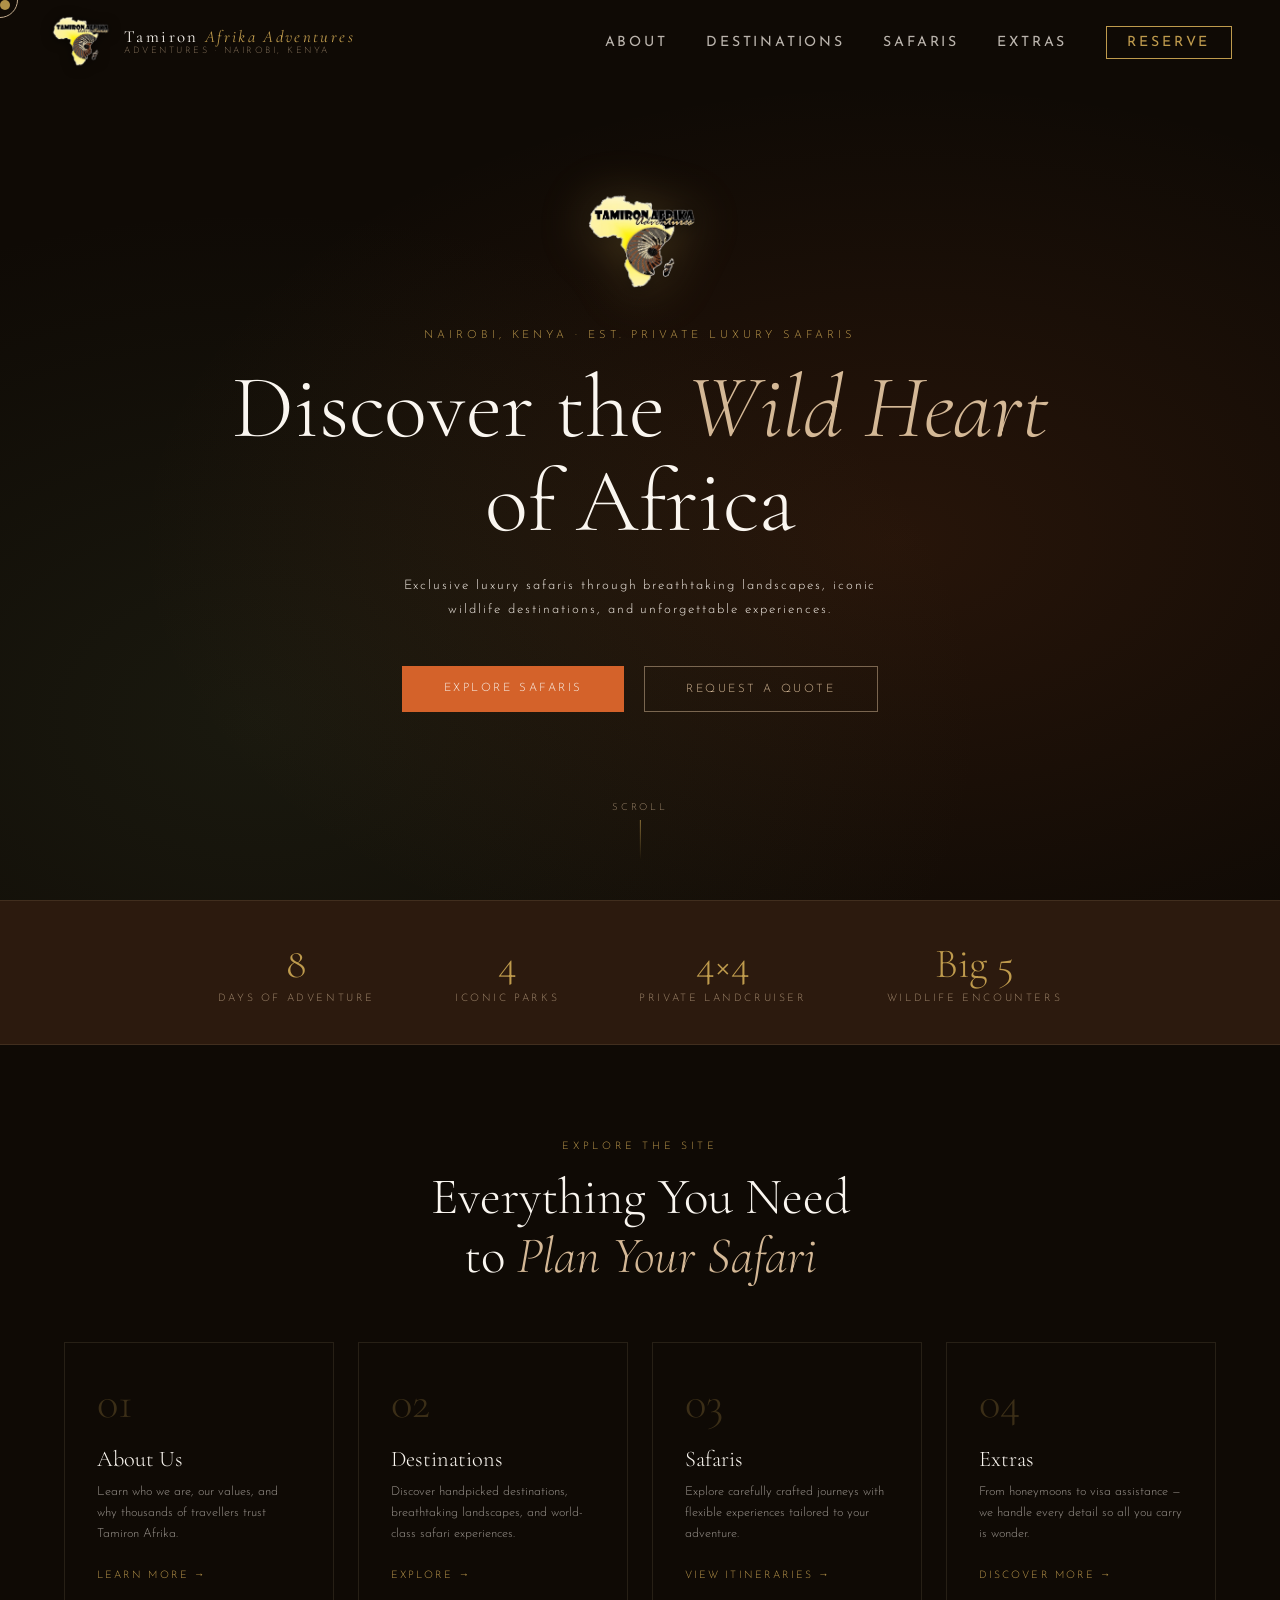
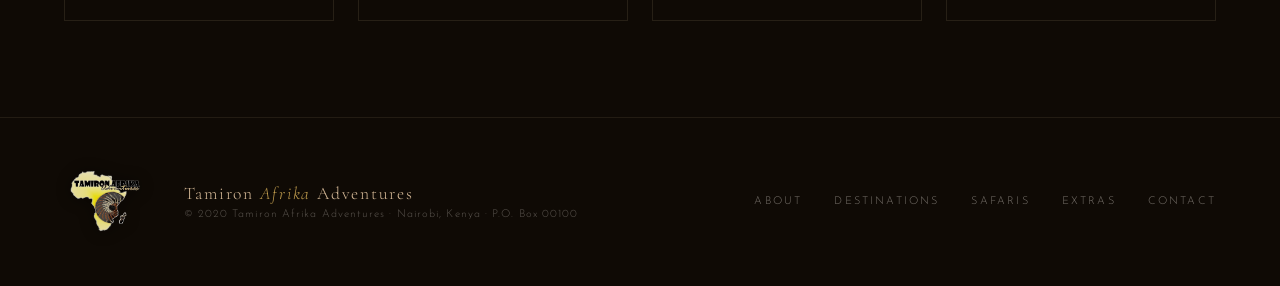
<file: index.html>
<!DOCTYPE html>
<html lang="en">
<head>
  <meta charset="UTF-8">
  <meta name="viewport" content="width=device-width, initial-scale=1.0">
  <title>Tamiron Afrika Adventures — Beyond The Safari</title>
  <style>
@import url('https://fonts.googleapis.com/css2?family=Cormorant+Garamond:ital,wght@0,300;0,400;0,600;1,300;1,400&family=Josefin+Sans:wght@200;300;400;600&display=swap');

:root {
  --sand:     #D4B896;
  --earth:    #8B5E3C;
  --savannah: #C8A96E;
  --dusk:     #2C1A0E;
  --night:    #0F0A05;
  --fog:      #F5EEE6;
  --moss:     #4A5C3A;
  --flame:    #D4622A;
  --ivory:    #FAF6F0;
  --gold:     #BF9B4D;
}

*, *::before, *::after { margin:0; padding:0; box-sizing:border-box; }
html { scroll-behavior:smooth; font-size:16px; }
body {
  background: var(--night);
  color: var(--fog);
  font-family: 'Josefin Sans', sans-serif;
  font-weight: 300;
  overflow-x: hidden;
  cursor: none;
}
img { display:block; max-width:100%; }
a   { color:inherit; text-decoration:none; }

/* ── CURSOR ── */
.cursor {
  position:fixed; width:10px; height:10px;
  background:var(--gold); border-radius:50%;
  pointer-events:none; z-index:9999;
  transition:transform 0.1s ease;
  mix-blend-mode:difference;
}
.cursor-ring {
  position:fixed; width:36px; height:36px;
  border:1px solid var(--sand); border-radius:50%;
  pointer-events:none; z-index:9998;
  transition:all 0.18s ease;
  mix-blend-mode:difference;
}

/* ── NAVIGATION ── */
nav {
  position:fixed; top:0; left:0; right:0; z-index:100;
  padding:0.8rem 3rem;
  display:flex; justify-content:space-between; align-items:center;
  transition:background 0.4s ease, padding 0.3s ease;
}
nav.scrolled {
  background:rgba(20,12,4,0.96);
  backdrop-filter:blur(14px);
  padding:0.5rem 3rem;
  border-bottom:1px solid rgba(212,184,150,0.15);
}

/* ── NAV LOGO with image ── */
.nav-logo {
  display:flex; align-items:center; gap:0.75rem;
  text-decoration:none;
  transition:opacity 0.2s;
}
.nav-logo:hover { opacity:0.85; }

.nav-logo-img {
  height:58px;
  width:auto;
  object-fit:contain;
  /* logo has transparent bg — add subtle drop shadow so it reads on any bg */
  filter: drop-shadow(0 1px 6px rgba(0,0,0,0.55));
  transition: height 0.3s ease;
}
nav.scrolled .nav-logo-img { height:46px; }

.nav-logo-text {
  display:flex; flex-direction:column; line-height:1.1;
}
.nav-logo-name {
  font-family:'Cormorant Garamond', serif;
  font-size:1.05rem; letter-spacing:0.14em;
  color:var(--ivory); font-weight:400;
}
.nav-logo-name span { color:var(--gold); font-style:italic; }
.nav-logo-tagline {
  font-size:0.56rem; letter-spacing:0.28em;
  text-transform:uppercase; color:var(--sand);
  opacity:0.6;
}

.nav-links { display:flex; gap:2.4rem; list-style:none; }
.nav-links a {
  color:var(--fog); font-size:0.88rem;
  letter-spacing:0.2em; text-transform:uppercase;
  opacity:0.75; font-weight:400;
  transition:opacity 0.2s, color 0.2s;
}
.nav-links a:hover { opacity:1; color:var(--gold); }
.nav-links a.active { opacity:1; color:var(--gold); }
.nav-cta {
  background:transparent; border:1px solid var(--gold);
  color:var(--gold) !important; padding:0.5rem 1.3rem !important;
  opacity:1 !important;
  transition:background 0.25s, color 0.25s !important;
}
.nav-cta:hover { background:var(--gold) !important; color:var(--night) !important; }

.hamburger { display:none; flex-direction:column; gap:5px; cursor:pointer; }
.hamburger span { width:24px; height:1px; background:var(--fog); transition:all 0.3s; }

/* ── MOBILE NAV ── */
.mobile-nav {
  display:none; position:fixed; inset:0; z-index:90;
  background:rgba(15,10,5,0.98);
  flex-direction:column; align-items:center; justify-content:center; gap:2.5rem;
}
.mobile-nav.open { display:flex; }

/* mobile logo inside overlay */
.mobile-nav-logo {
  margin-bottom:1rem;
}
.mobile-nav-logo img {
  height:90px; width:auto; object-fit:contain;
  filter:drop-shadow(0 2px 12px rgba(191,155,77,0.3));
}

.mobile-nav a {
  font-family:'Cormorant Garamond', serif;
  font-size:2rem; font-weight:300; color:var(--fog);
  letter-spacing:0.08em; transition:color 0.2s;
}
.mobile-nav a:hover { color:var(--gold); }

/* ── SHARED ── */
section { padding:7rem 4rem; }
.section-label {
  font-size:0.65rem; letter-spacing:0.35em;
  text-transform:uppercase; color:var(--gold); margin-bottom:1rem;
}
.section-title {
  font-family:'Cormorant Garamond', serif;
  font-size:clamp(2.2rem,4vw,3.4rem); font-weight:300;
  line-height:1.15; color:var(--ivory); margin-bottom:1.5rem;
}
.section-title em { font-style:italic; color:var(--sand); }
.section-body {
  font-size:0.88rem; line-height:1.9;
  color:var(--fog); opacity:0.8; max-width:540px;
}

/* ── BUTTONS ── */
.btn-primary {
  background:var(--flame); color:var(--ivory);
  padding:1rem 2.6rem; font-family:'Josefin Sans', sans-serif;
  font-size:0.72rem; letter-spacing:0.22em; text-transform:uppercase;
  border:none; cursor:pointer; display:inline-block;
  transition:background 0.25s, transform 0.2s;
}
.btn-primary:hover { background:var(--earth); transform:translateY(-2px); }
.btn-ghost {
  background:transparent; color:var(--sand);
  border:1px solid rgba(212,184,150,0.5);
  padding:1rem 2.6rem; font-family:'Josefin Sans', sans-serif;
  font-size:0.72rem; letter-spacing:0.22em; text-transform:uppercase;
  cursor:pointer; display:inline-block;
  transition:border-color 0.25s, color 0.25s, transform 0.2s;
}
.btn-ghost:hover { border-color:var(--sand); color:var(--ivory); transform:translateY(-2px); }

/* ── SCROLL REVEAL ── */
.reveal {
  opacity:0; transform:translateY(30px);
  transition:opacity 0.7s ease, transform 0.7s ease;
}
.reveal.visible { opacity:1; transform:none; }

/* ── KEYFRAMES ── */
@keyframes fadeUp   { to { opacity:1; transform:translateY(0); } }
@keyframes fadeIn   { to { opacity:0.7; } }
@keyframes scrollPulse {
  0%,100% { opacity:1; transform:scaleY(1); }
  50%     { opacity:0.4; transform:scaleY(0.7); }
}

/* ── STATS STRIP ── */
.stats-strip {
  background:var(--dusk);
  border-top:1px solid rgba(212,184,150,0.12);
  border-bottom:1px solid rgba(212,184,150,0.12);
  padding:2.4rem 4rem;
  display:flex; justify-content:center; gap:5rem; flex-wrap:wrap;
}
.stat { text-align:center; }
.stat-num {
  font-family:'Cormorant Garamond', serif;
  font-size:2.6rem; font-weight:300; color:var(--gold); display:block;
}
.stat-label {
  font-size:0.65rem; letter-spacing:0.25em;
  text-transform:uppercase; color:var(--sand); opacity:0.7;
}

/* ── HERO ── */
#hero {
  position:relative; height:100vh; min-height:680px;
  display:flex; align-items:center; justify-content:center; overflow:hidden;
}
.hero-bg {
  position:absolute; inset:0;
  background:
    radial-gradient(ellipse at 70% 60%, rgba(212,98,42,0.12) 0%, transparent 60%),
    radial-gradient(ellipse at 20% 80%, rgba(74,92,58,0.18) 0%, transparent 50%),
    linear-gradient(180deg, rgba(15,10,5,0.3) 0%, rgba(15,10,5,0.5) 50%, rgba(15,10,5,0.9) 100%),
    url('https://www.awf.org/sites/default/files/2025-08/Ariel%20Gakunga_KE_Amboseli%20Recce_March_2025--2%20%281%29-2.jpg');
  background-size:cover; background-position:center bottom;
  transform:scale(1.05); transition:transform 8s ease-out;
}
#hero.loaded .hero-bg { transform:scale(1); }

.hero-content {
  position:relative; z-index:2;
  text-align:center; padding:0 2rem; max-width:900px;
}

/* ── Hero logo badge ── */
.hero-logo-badge {
  display:inline-block;
  margin-bottom:1.8rem;
  opacity:0;
  transform:translateY(20px) scale(0.88);
  animation:fadeUp 1s 0.1s forwards;
}
.hero-logo-badge img {
  height:110px; width:auto; object-fit:contain;
  filter:drop-shadow(0 4px 24px rgba(191,155,77,0.35))
         drop-shadow(0 1px 8px rgba(0,0,0,0.7));
}

.hero-eyebrow {
  font-size:0.7rem; letter-spacing:0.35em; text-transform:uppercase;
  color:var(--gold); margin-bottom:1.2rem;
  opacity:0; transform:translateY(20px);
  animation:fadeUp 0.9s 0.35s forwards;
}
.hero-title {
  font-family:'Cormorant Garamond', serif;
  font-size:clamp(3.2rem,7vw,6.5rem); font-weight:300;
  line-height:1.05; color:var(--ivory); margin-bottom:1.6rem;
  opacity:0; transform:translateY(30px);
  animation:fadeUp 1s 0.6s forwards;
}
.hero-title em { font-style:italic; color:var(--sand); }
.hero-sub {
  font-size:0.82rem; letter-spacing:0.15em; color:var(--fog);
  max-width:520px; margin:0 auto 2.8rem; line-height:1.8;
  opacity:0; transform:translateY(20px);
  animation:fadeUp 0.9s 0.85s forwards;
}
.hero-actions {
  display:flex; gap:1.2rem; justify-content:center; flex-wrap:wrap;
  opacity:0; transform:translateY(20px);
  animation:fadeUp 0.9s 1.1s forwards;
}
.hero-scroll {
  position:absolute; bottom:2.5rem; left:50%; transform:translateX(-50%);
  display:flex; flex-direction:column; align-items:center; gap:0.5rem;
  opacity:0; animation:fadeIn 1s 1.7s forwards;
}
.hero-scroll span {
  font-size:0.6rem; letter-spacing:0.3em; text-transform:uppercase; color:var(--sand);
}
.scroll-line {
  width:1px; height:40px;
  background:linear-gradient(var(--gold), transparent);
  animation:scrollPulse 2s infinite;
}

/* ── QUICK LINKS ── */
.quick-links { background:var(--night); padding:6rem 4rem; }
.quick-links-header { text-align:center; margin-bottom:3.5rem; }
.quick-grid {
  display:grid; grid-template-columns:repeat(4,1fr);
  gap:1.5rem; max-width:1300px; margin:0 auto;
}
.quick-card {
  border:1px solid rgba(212,184,150,0.12);
  padding:2.4rem 2rem; display:block;
  transition:border-color 0.3s, transform 0.3s;
  position:relative; overflow:hidden;
}
.quick-card::before {
  content:''; position:absolute; inset:0;
  background:rgba(191,155,77,0.04); opacity:0; transition:opacity 0.3s;
}
.quick-card:hover { border-color:rgba(212,184,150,0.4); transform:translateY(-4px); }
.quick-card:hover::before { opacity:1; }
.quick-card-num {
  font-family:'Cormorant Garamond', serif;
  font-size:2.8rem; color:var(--gold); opacity:0.25; line-height:1; margin-bottom:1.2rem;
}
.quick-card-title {
  font-family:'Cormorant Garamond', serif;
  font-size:1.4rem; font-weight:300; color:var(--ivory); margin-bottom:0.6rem;
}
.quick-card-desc { font-size:0.78rem; color:var(--fog); opacity:0.6; line-height:1.7; }
.quick-card-arrow {
  margin-top:1.5rem; font-size:0.65rem; letter-spacing:0.2em;
  text-transform:uppercase; color:var(--gold);
}

/* ── FOOTER ── */
footer {
  background:var(--night);
  border-top:1px solid rgba(212,184,150,0.1);
  padding:3rem 4rem;
  display:grid; grid-template-columns:auto 1fr auto;
  align-items:center; gap:2.5rem;
}

/* footer logo image */
.footer-logo-img {
  height:72px; width:auto; object-fit:contain;
  filter:drop-shadow(0 1px 8px rgba(0,0,0,0.5));
  opacity:0.9;
  transition:opacity 0.25s;
}
.footer-logo-img:hover { opacity:1; }

.footer-text .footer-logo-name {
  font-family:'Cormorant Garamond', serif;
  font-size:1.1rem; color:var(--sand); letter-spacing:0.1em; margin-bottom:0.35rem;
}
.footer-text .footer-logo-name em { color:var(--gold); font-style:italic; }
.footer-copy { font-size:0.68rem; color:var(--fog); opacity:0.32; letter-spacing:0.1em; }

.footer-links { display:flex; gap:2rem; justify-content:flex-end; }
.footer-links a {
  font-size:0.68rem; letter-spacing:0.2em; text-transform:uppercase;
  color:var(--fog); opacity:0.45; transition:opacity 0.2s;
}
.footer-links a:hover { opacity:0.9; }

/* ── RESPONSIVE ── */
@media (max-width:1050px) {
  .quick-grid { grid-template-columns:1fr 1fr; }
}
@media (max-width:768px) {
  nav, nav.scrolled { padding:0.8rem 1.5rem; }
  .nav-links { display:none; }
  .hamburger { display:flex; }
  .nav-logo-tagline { display:none; }
  nav.scrolled .nav-logo-img { height:40px; }
  .nav-logo-img { height:48px; }
  section { padding:5rem 2rem; }
  .stats-strip { padding:2rem; gap:2.5rem; }
  .quick-links { padding:5rem 1.5rem; }
  .quick-grid { grid-template-columns:1fr; }
  footer {
    grid-template-columns:1fr;
    gap:1.5rem;
    text-align:center;
  }
  .footer-logo-img { height:60px; margin:0 auto; }
  .footer-links { justify-content:center; flex-wrap:wrap; gap:1.2rem; }
  .hero-logo-badge img { height:80px; }
}
@media (max-width:480px) {
  .hero-actions { flex-direction:column; align-items:center; }
}
  </style>
</head>
<body>

  <div class="cursor" id="cursor"></div>
  <div class="cursor-ring" id="cursorRing"></div>

  <!-- ── NAV ── -->
  <nav id="navbar">
    <a href="index.html" class="nav-logo">
      <img
        src="logo1.png"
        alt="Tamiron Afrika Adventures Logo"
        class="nav-logo-img">
      <div class="nav-logo-text">
        <span class="nav-logo-name">Tamiron <span>Afrika Adventures</span></span>
        <span class="nav-logo-tagline">Adventures · Nairobi, Kenya</span>
      </div>
    </a>
    <ul class="nav-links">
      <li><a href="pages/about.html">About</a></li>
      <li><a href="pages/destinations.html">Destinations</a></li>
      <li><a href="pages/safaris.html">Safaris</a></li>
      <li><a href="pages/Extras.html">Extras</a></li>
      <li><a href="pages/book.html" class="nav-cta">Reserve</a></li>
    </ul>
    <div class="hamburger" id="hamburger"><span></span><span></span><span></span></div>
  </nav>

  <!-- ── MOBILE NAV ── -->
  <div class="mobile-nav" id="mobileNav">
    <div class="mobile-nav-logo">
      <img src="logo1.png" alt="Tamiron Afrika Adventures">
    </div>
    <a href="pages/about.html"        onclick="closeMobileNav()">About</a>
    <a href="pages/destinations.html" onclick="closeMobileNav()">Destinations</a>
    <a href="pages/safaris.html"      onclick="closeMobileNav()">Safaris</a>
    <a href="pages/Extras.html"       onclick="closeMobileNav()">Extras</a>
    <a href="pages/book.html"         onclick="closeMobileNav()">Reserve</a>
  </div>

  <!-- ── HERO ── -->
  <section id="hero">
    <div class="hero-bg"></div>
    <div class="hero-content">

      <!-- Logo badge centred in hero -->
      <div class="hero-logo-badge">
        <img src="logo1.png" alt="Tamiron Afrika Adventures">
      </div>

      <p class="hero-eyebrow">Nairobi, Kenya · Est. Private Luxury Safaris</p>
      <h1 class="hero-title">Discover the <em>Wild Heart</em><br>of Africa</h1>
      <p class="hero-sub">Exclusive luxury safaris through breathtaking landscapes, iconic wildlife destinations, and unforgettable experiences.</p>
      <div class="hero-actions">
        <a href="pages/safaris.html" class="btn-primary">Explore Safaris</a>
        <a href="pages/book.html"    class="btn-ghost">Request a Quote</a>
      </div>
    </div>
    <div class="hero-scroll">
      <span>Scroll</span>
      <div class="scroll-line"></div>
    </div>
  </section>

  <!-- ── STATS STRIP ── -->
  <div class="stats-strip">
    <div class="stat reveal"><span class="stat-num">8</span><span class="stat-label">Days of Adventure</span></div>
    <div class="stat reveal"><span class="stat-num">4</span><span class="stat-label">Iconic Parks</span></div>
    <div class="stat reveal"><span class="stat-num">4×4</span><span class="stat-label">Private Landcruiser</span></div>
    <div class="stat reveal"><span class="stat-num">Big 5</span><span class="stat-label">Wildlife Encounters</span></div>
  </div>

  <!-- ── QUICK LINKS ── -->
  <div class="quick-links">
    <div class="quick-links-header reveal">
      <p class="section-label">Explore the Site</p>
      <h2 class="section-title" style="text-align:center">Everything You Need<br>to <em>Plan Your Safari</em></h2>
    </div>
    <div class="quick-grid">
      <a href="pages/about.html" class="quick-card reveal">
        <div class="quick-card-num">01</div>
        <h3 class="quick-card-title">About Us</h3>
        <p class="quick-card-desc">Learn who we are, our values, and why thousands of travellers trust Tamiron Afrika.</p>
        <p class="quick-card-arrow">Learn More →</p>
      </a>
      <a href="pages/destinations.html" class="quick-card reveal">
        <div class="quick-card-num">02</div>
        <h3 class="quick-card-title">Destinations</h3>
        <p class="quick-card-desc">Discover handpicked destinations, breathtaking landscapes, and world-class safari experiences.</p>
        <p class="quick-card-arrow">Explore →</p>
      </a>
      <a href="pages/safaris.html" class="quick-card reveal">
        <div class="quick-card-num">03</div>
        <h3 class="quick-card-title">Safaris</h3>
        <p class="quick-card-desc">Explore carefully crafted journeys with flexible experiences tailored to your adventure.</p>
        <p class="quick-card-arrow">View Itineraries →</p>
      </a>
      <a href="pages/Extras.html" class="quick-card reveal">
        <div class="quick-card-num">04</div>
        <h3 class="quick-card-title">Extras</h3>
        <p class="quick-card-desc">From honeymoons to visa assistance — we handle every detail so all you carry is wonder.</p>
        <p class="quick-card-arrow">Discover More →</p>
      </a>
    </div>
  </div>

  <!-- ── FOOTER ── -->
  <footer>
    <a href="index.html">
      <img src="logo1.png" alt="Tamiron Afrika Adventures" class="footer-logo-img">
    </a>
    <div class="footer-text">
      <div class="footer-logo-name">Tamiron <em>Afrika</em> Adventures</div>
      <div class="footer-copy">© 2020 Tamiron Afrika Adventures · Nairobi, Kenya · P.O. Box 00100</div>
    </div>
    <div class="footer-links">
      <a href="pages/about.html">About</a>
      <a href="pages/destinations.html">Destinations</a>
      <a href="pages/safaris.html">Safaris</a>
      <a href="pages/Extras.html">Extras</a>
      <a href="pages/book.html">Contact</a>
    </div>
  </footer>

  <script>
/* ── CURSOR ── */
(function(){
  const cursor=document.getElementById('cursor');
  const ring=document.getElementById('cursorRing');
  if(!cursor||!ring)return;
  let mx=0,my=0,rx=0,ry=0;
  document.addEventListener('mousemove',e=>{
    mx=e.clientX;my=e.clientY;
    cursor.style.left=mx-5+'px';cursor.style.top=my-5+'px';
  });
  (function loop(){
    rx+=(mx-rx-18)*0.18;ry+=(my-ry-18)*0.18;
    ring.style.left=rx+'px';ring.style.top=ry+'px';
    requestAnimationFrame(loop);
  })();
  document.querySelectorAll('a,button,input,select,textarea').forEach(el=>{
    el.addEventListener('mouseenter',()=>{cursor.style.transform='scale(2)';ring.style.transform='scale(1.5)';});
    el.addEventListener('mouseleave',()=>{cursor.style.transform='scale(1)';ring.style.transform='scale(1)';});
  });
})();

/* ── NAV SCROLL ── */
(function(){
  const n=document.getElementById('navbar');
  if(!n)return;
  window.addEventListener('scroll',()=>n.classList.toggle('scrolled',window.scrollY>60));
})();

/* ── HERO LOAD ── */
(function(){
  const hero=document.getElementById('hero');
  if(!hero)return;
  window.addEventListener('load',()=>hero.classList.add('loaded'));
})();

/* ── HAMBURGER ── */
(function(){
  const h=document.getElementById('hamburger');
  const m=document.getElementById('mobileNav');
  if(!h||!m)return;
  h.addEventListener('click',()=>m.classList.toggle('open'));
  window.closeMobileNav=()=>m.classList.remove('open');
})();

/* ── SCROLL REVEAL ── */
(function(){
  const obs=new IntersectionObserver(entries=>{
    entries.forEach(e=>{
      if(e.isIntersecting){e.target.classList.add('visible');obs.unobserve(e.target);}
    });
  },{threshold:0.1,rootMargin:'0px 0px -40px 0px'});
  document.querySelectorAll('.reveal').forEach(el=>obs.observe(el));
  document.querySelectorAll('.stats-strip .stat').forEach((el,i)=>{
    el.style.transitionDelay=(i*0.12)+'s';
  });
})();

/* ── ITINERARY TABS ── */
(function(){
  window.showDay=function(index){
    document.querySelectorAll('.itin-day-btn').forEach((b,i)=>b.classList.toggle('active',i===index));
    document.querySelectorAll('.itin-panel').forEach((p,i)=>p.classList.toggle('active',i===index));
  };
})();

/* ── FORM ── */
(function(){
  window.handleSubmit=function(e){
    e.preventDefault(); e.target.style.display='none';
    const s=document.getElementById('form-success');
    if(s)s.style.display='block';
  };
})();
  </script>
</body>
</html>
</file>
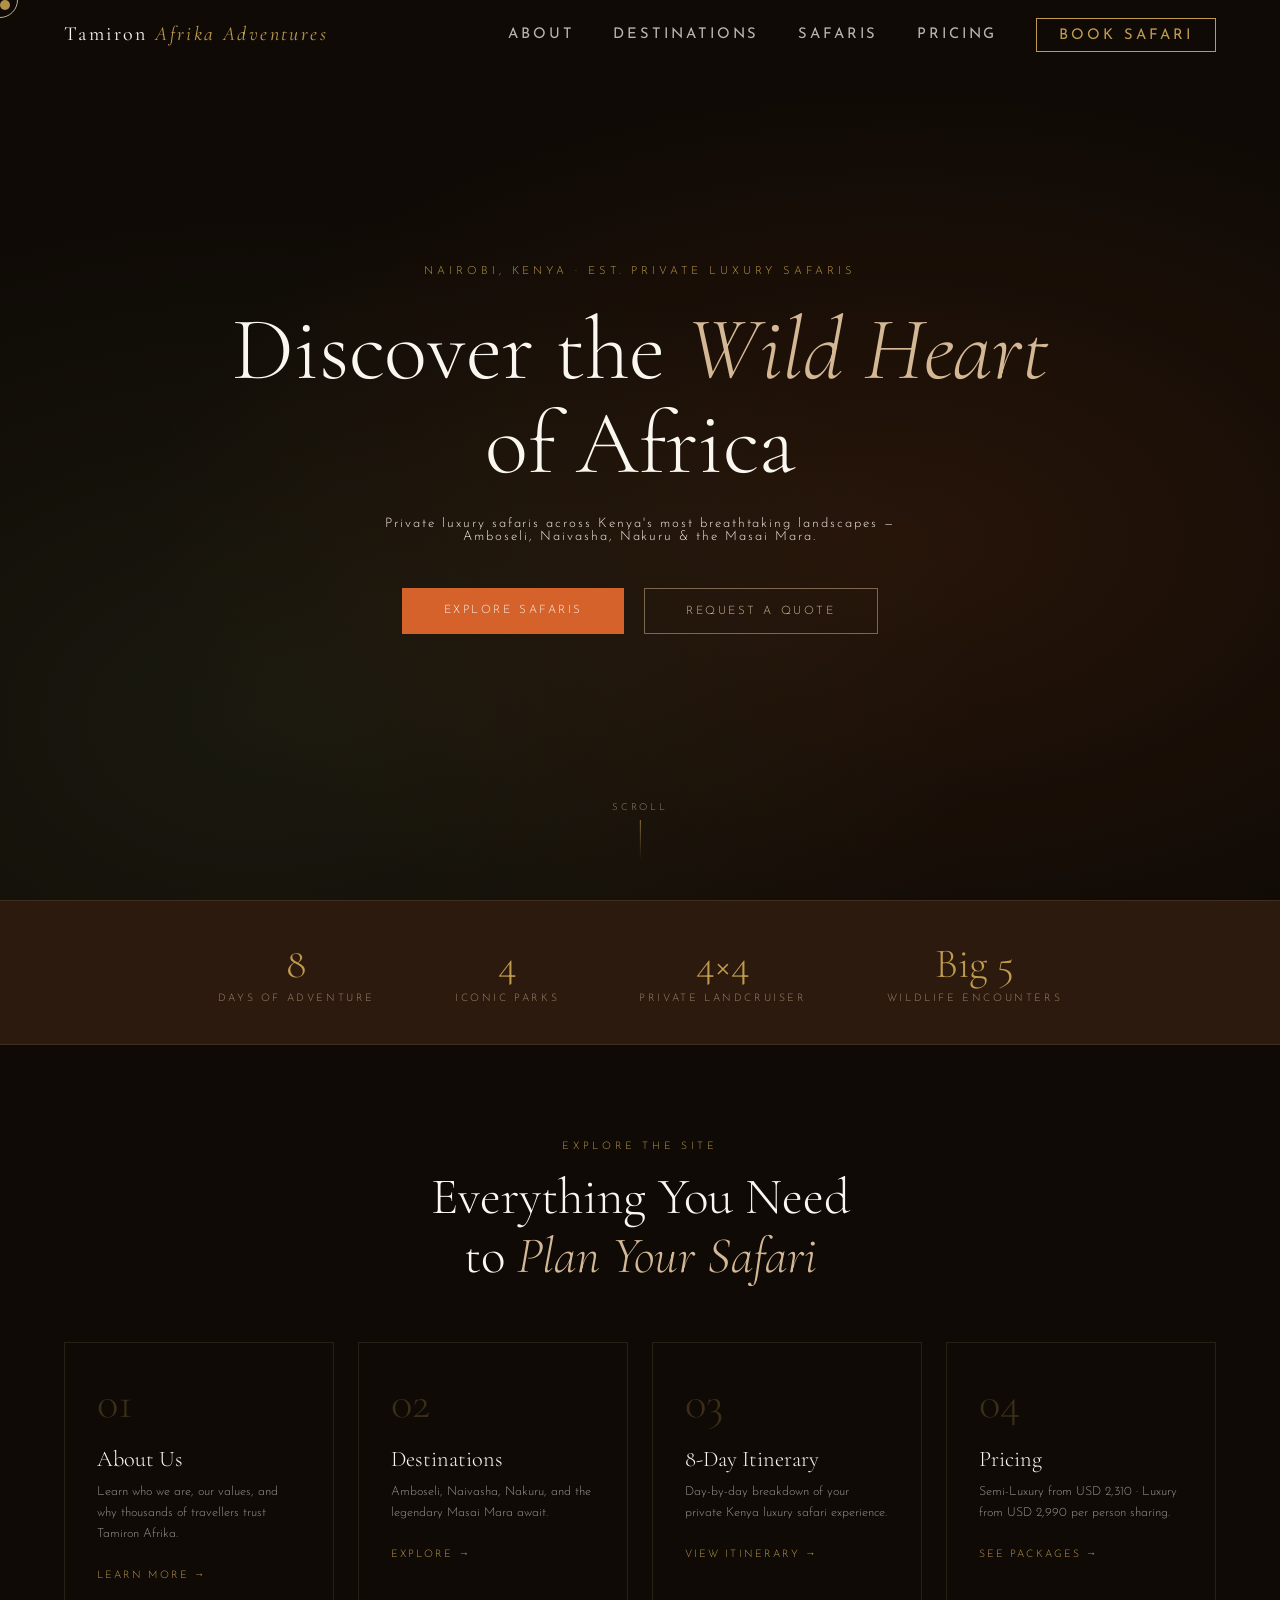
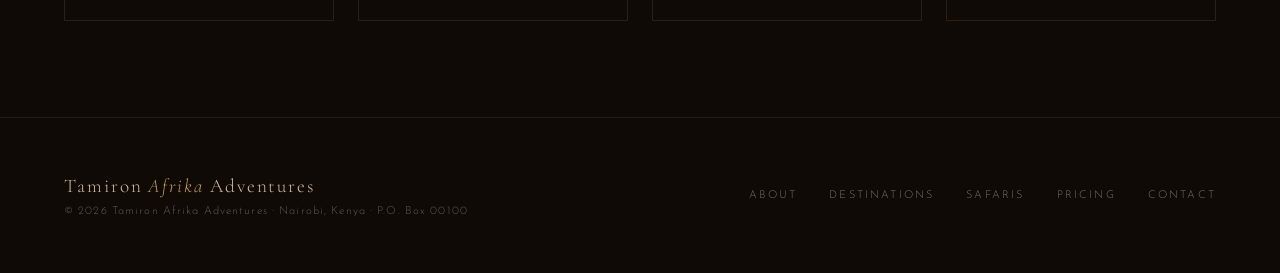
<file: Index.HTML>
<!DOCTYPE html>
<html lang="en">
<head>
  <meta charset="UTF-8">
  <meta name="viewport" content="width=device-width, initial-scale=1.0">
  <title>Tamiron Afrika Adventures — Private Luxury Safaris in Kenya</title>
  <style>
/* ============================================================
   TAMIRON AFRIKA ADVENTURES — style.css
   Shared stylesheet for all pages
   ============================================================ */

/* ── GOOGLE FONTS ── */
@import url('https://fonts.googleapis.com/css2?family=Cormorant+Garamond:ital,wght@0,300;0,400;0,600;1,300;1,400&family=Josefin+Sans:wght@200;300;400;600&display=swap');

/* ── DESIGN TOKENS ── */
:root {
  --sand:     #D4B896;
  --earth:    #8B5E3C;
  --savannah: #C8A96E;
  --dusk:     #2C1A0E;
  --night:    #0F0A05;
  --fog:      #F5EEE6;
  --moss:     #4A5C3A;
  --flame:    #D4622A;
  --ivory:    #FAF6F0;
  --gold:     #BF9B4D;
}

/* ── RESET ── */
*, *::before, *::after {
  margin: 0;
  padding: 0;
  box-sizing: border-box;
}

html {
  scroll-behavior: smooth;
  font-size: 16px;
}

body {
  background: var(--night);
  color: var(--fog);
  font-family: 'Josefin Sans', sans-serif;
  font-weight: 300;
  overflow-x: hidden;
  cursor: none;
}

img {
  display: block;
  max-width: 100%;
}

a {
  color: inherit;
  text-decoration: none;
}

/* ── CUSTOM CURSOR ── */
.cursor {
  position: fixed;
  width: 10px;
  height: 10px;
  background: var(--gold);
  border-radius: 50%;
  pointer-events: none;
  z-index: 9999;
  transition: transform 0.1s ease;
  mix-blend-mode: difference;
}

.cursor-ring {
  position: fixed;
  width: 36px;
  height: 36px;
  border: 1px solid var(--sand);
  border-radius: 50%;
  pointer-events: none;
  z-index: 9998;
  transition: all 0.18s ease;
  mix-blend-mode: difference;
}

/* ── NAVIGATION ── */
nav {
  position: fixed;
  top: 0;
  left: 0;
  right: 0;
  z-index: 100;
  padding: 1.4rem 4rem;
  display: flex;
  justify-content: space-between;
  align-items: center;
  transition: background 0.4s ease, padding 0.3s ease;
}

nav.scrolled {
  background: rgba(92, 61, 30, 0.95);
  backdrop-filter: blur(12px);
  padding: 1rem 4rem;
  border-bottom: 1px solid rgba(212, 184, 150, 0.15);
}

.nav-logo {
  font-family: 'Cormorant Garamond', serif;
  font-size: 1.25rem;
  letter-spacing: 0.12em;
  color: var(--ivory);
  text-decoration: none;
  font-weight: 400;
}

.nav-logo span {
  color: var(--gold);
  font-style: italic;
}

.nav-links {
  display: flex;
  gap: 2.4rem;
  list-style: none;
}

.nav-links a {
  color: var(--fog);
  text-decoration: none;
  font-size: 0.92rem;
  letter-spacing: 0.2em;
  text-transform: uppercase;
  opacity: 0.75;
  font-weight: 400;
  transition: opacity 0.2s, color 0.2s;
}

.nav-links a:hover {
  opacity: 1;
  color: var(--gold);
}

.nav-links a.active {
  opacity: 1;
  color: var(--gold);
}

.nav-cta {
  background: transparent;
  border: 1px solid var(--gold);
  color: var(--gold) !important;
  padding: 0.55rem 1.4rem !important;
  opacity: 1 !important;
  transition: background 0.25s, color 0.25s !important;
}

.nav-cta:hover {
  background: var(--gold) !important;
  color: var(--night) !important;
}

/* Hamburger */
.hamburger {
  display: none;
  flex-direction: column;
  gap: 5px;
  cursor: pointer;
}

.hamburger span {
  width: 24px;
  height: 1px;
  background: var(--fog);
  transition: all 0.3s;
}

/* ── MOBILE NAV OVERLAY ── */
.mobile-nav {
  display: none;
  position: fixed;
  inset: 0;
  z-index: 90;
  background: rgba(15, 10, 5, 0.98);
  flex-direction: column;
  align-items: center;
  justify-content: center;
  gap: 2.5rem;
}

.mobile-nav.open {
  display: flex;
}

.mobile-nav a {
  font-family: 'Cormorant Garamond', serif;
  font-size: 2rem;
  font-weight: 300;
  color: var(--fog);
  text-decoration: none;
  letter-spacing: 0.08em;
  transition: color 0.2s;
}

.mobile-nav a:hover {
  color: var(--gold);
}

/* ── FOOTER ── */
footer {
  background: var(--night);
  border-top: 1px solid rgba(212, 184, 150, 0.1);
  padding: 3.5rem 4rem;
  display: grid;
  grid-template-columns: 1fr auto;
  align-items: center;
  gap: 2rem;
}

.footer-logo {
  font-family: 'Cormorant Garamond', serif;
  font-size: 1.2rem;
  color: var(--sand);
  letter-spacing: 0.1em;
  margin-bottom: 0.5rem;
}

.footer-logo em {
  color: var(--gold);
  font-style: italic;
}

.footer-copy {
  font-size: 0.7rem;
  color: var(--fog);
  opacity: 0.35;
  letter-spacing: 0.1em;
}

.footer-links {
  display: flex;
  gap: 2rem;
}

.footer-links a {
  font-size: 0.68rem;
  letter-spacing: 0.2em;
  text-transform: uppercase;
  color: var(--fog);
  opacity: 0.45;
  text-decoration: none;
  transition: opacity 0.2s;
}

.footer-links a:hover {
  opacity: 0.9;
}

/* ── SHARED SECTION BASE ── */
section {
  padding: 7rem 4rem;
}

.section-label {
  font-size: 0.65rem;
  letter-spacing: 0.35em;
  text-transform: uppercase;
  color: var(--gold);
  margin-bottom: 1rem;
}

.section-title {
  font-family: 'Cormorant Garamond', serif;
  font-size: clamp(2.2rem, 4vw, 3.4rem);
  font-weight: 300;
  line-height: 1.15;
  color: var(--ivory);
  margin-bottom: 1.5rem;
}

.section-title em {
  font-style: italic;
  color: var(--sand);
}

.section-body {
  font-size: 0.88rem;
  line-height: 1.9;
  color: var(--fog);
  opacity: 0.8;
  max-width: 540px;
}

/* ── BUTTONS ── */
.btn-primary {
  background: var(--flame);
  color: var(--ivory);
  padding: 1rem 2.6rem;
  font-family: 'Josefin Sans', sans-serif;
  font-size: 0.72rem;
  letter-spacing: 0.22em;
  text-transform: uppercase;
  border: none;
  cursor: pointer;
  text-decoration: none;
  transition: background 0.25s, transform 0.2s;
  display: inline-block;
}

.btn-primary:hover {
  background: var(--earth);
  transform: translateY(-2px);
}

.btn-ghost {
  background: transparent;
  color: var(--sand);
  border: 1px solid rgba(212, 184, 150, 0.5);
  padding: 1rem 2.6rem;
  font-family: 'Josefin Sans', sans-serif;
  font-size: 0.72rem;
  letter-spacing: 0.22em;
  text-transform: uppercase;
  cursor: pointer;
  text-decoration: none;
  transition: border-color 0.25s, color 0.25s, transform 0.2s;
  display: inline-block;
}

.btn-ghost:hover {
  border-color: var(--sand);
  color: var(--ivory);
  transform: translateY(-2px);
}

/* ── SCROLL REVEAL ── */
.reveal {
  opacity: 0;
  transform: translateY(30px);
  transition: opacity 0.7s ease, transform 0.7s ease;
}

.reveal.visible {
  opacity: 1;
  transform: none;
}

/* ── PAGE HERO (inner pages) ── */
.page-hero {
  position: relative;
  height: 38vh;
  min-height: 280px;
  display: flex;
  align-items: flex-end;
  justify-content: flex-start;
  overflow: hidden;
  padding: 3.5rem 4rem;
}

.page-hero-bg {
  position: absolute;
  inset: 0;
  background-size: cover;
  background-position: center;
  transform: scale(1.04);
  transition: transform 8s ease-out;
}

.page-hero-bg::after {
  content: '';
  position: absolute;
  inset: 0;
  background: linear-gradient(
    to bottom,
    rgba(15, 10, 5, 0.4) 0%,
    rgba(15, 10, 5, 0.75) 100%
  );
}

.page-hero.loaded .page-hero-bg {
  transform: scale(1);
}

.page-hero-content {
  position: relative;
  z-index: 2;
}

.page-hero-eyebrow {
  font-size: 0.65rem;
  letter-spacing: 0.35em;
  text-transform: uppercase;
  color: var(--gold);
  margin-bottom: 0.6rem;
}

.page-hero-title {
  font-family: 'Cormorant Garamond', serif;
  font-size: clamp(2.4rem, 5vw, 4.2rem);
  font-weight: 300;
  color: var(--ivory);
  line-height: 1.05;
}

.page-hero-title em {
  color: var(--sand);
  font-style: italic;
}

/* ── KEYFRAMES ── */
@keyframes fadeUp {
  to { opacity: 1; transform: translateY(0); }
}

@keyframes fadeIn {
  to { opacity: 0.7; }
}

@keyframes scrollPulse {
  0%, 100% { opacity: 1; transform: scaleY(1); }
  50%       { opacity: 0.4; transform: scaleY(0.7); }
}

/* ── STATS STRIP ── */
.stats-strip {
  background: var(--dusk);
  border-top: 1px solid rgba(212, 184, 150, 0.12);
  border-bottom: 1px solid rgba(212, 184, 150, 0.12);
  padding: 2.4rem 4rem;
  display: flex;
  justify-content: center;
  gap: 5rem;
  flex-wrap: wrap;
}

.stat {
  text-align: center;
}

.stat-num {
  font-family: 'Cormorant Garamond', serif;
  font-size: 2.6rem;
  font-weight: 300;
  color: var(--gold);
  display: block;
}

.stat-label {
  font-size: 0.65rem;
  letter-spacing: 0.25em;
  text-transform: uppercase;
  color: var(--sand);
  opacity: 0.7;
}

/* ── RESPONSIVE ── */
@media (max-width: 1050px) {
  #about         { grid-template-columns: 1fr; gap: 4rem; padding: 5rem 2.5rem; }
  .itin-layout   { grid-template-columns: 1fr; gap: 2rem; }
  .pricing-grid  { grid-template-columns: 1fr; max-width: 480px; }
  .contact-wrap  { grid-template-columns: 1fr; gap: 3.5rem; }
  .incl-layout   { grid-template-columns: 1fr; }
  .dest-grid     { grid-template-columns: repeat(2, 1fr); }
  .about-img-wrap { max-width: 500px; }
}

@media (max-width: 768px) {
  nav, nav.scrolled { padding: 1.2rem 2rem; }
  .nav-links        { display: none; }
  .hamburger        { display: flex; }

  section,
  #about,
  #itinerary,
  #inclusions       { padding: 5rem 2rem; }

  .stats-strip      { padding: 2rem; gap: 2.5rem; }
  .dest-grid        { grid-template-columns: 1fr 1fr; gap: 0.8rem; }
  .form-row         { grid-template-columns: 1fr; }
  footer            { grid-template-columns: 1fr; gap: 1.5rem; }
  .footer-links     { flex-wrap: wrap; gap: 1.2rem; }

  #contact,
  #pricing,
  #destinations     { padding: 5rem 2rem; }

  .page-hero        { padding: 2.5rem 2rem; }
}

@media (max-width: 480px) {
  .dest-grid      { grid-template-columns: 1fr; }
  .hero-actions   { flex-direction: column; align-items: center; }
  .about-features { grid-template-columns: 1fr; }
}
  </style>
  <style>
    /* ── HERO ── */
    #hero {
      position: relative;
      height: 100vh;
      min-height: 680px;
      display: flex;
      align-items: center;
      justify-content: center;
      overflow: hidden;
    }

    .hero-bg {
      position: absolute;
      inset: 0;
      background:
        radial-gradient(ellipse at 70% 60%, rgba(212,98,42,0.12) 0%, transparent 60%),
        radial-gradient(ellipse at 20% 80%, rgba(74,92,58,0.18) 0%, transparent 50%),
        linear-gradient(180deg, rgba(15,10,5,0.3) 0%, rgba(15,10,5,0.5) 50%, rgba(15,10,5,0.9) 100%),
        url('https://www.awf.org/sites/default/files/2025-08/Ariel%20Gakunga_KE_Amboseli%20Recce_March_2025--2%20%281%29-2.jpg');
      background-size: cover;
      background-position: center bottom;
      transform: scale(1.05);
      transition: transform 8s ease-out;
    }

    #hero.loaded .hero-bg { transform: scale(1); }

    .hero-content {
      position: relative;
      z-index: 2;
      text-align: center;
      padding: 0 2rem;
      max-width: 900px;
    }

    .hero-eyebrow {
      font-size: 0.7rem;
      letter-spacing: 0.35em;
      text-transform: uppercase;
      color: var(--gold);
      margin-bottom: 1.6rem;
      opacity: 0;
      transform: translateY(20px);
      animation: fadeUp 0.9s 0.3s forwards;
    }

    .hero-title {
      font-family: 'Cormorant Garamond', serif;
      font-size: clamp(3.2rem, 7vw, 6.5rem);
      font-weight: 300;
      line-height: 1.05;
      color: var(--ivory);
      margin-bottom: 1.6rem;
      opacity: 0;
      transform: translateY(30px);
      animation: fadeUp 1s 0.55s forwards;
    }

    .hero-title em { font-style: italic; color: var(--sand); }

    .hero-sub {
      font-size: 0.82rem;
      letter-spacing: 0.15em;
      color: var(--fog);
      opacity: 0;
      max-width: 520px;
      margin: 0 auto 2.8rem;
      animation: fadeUp 0.9s 0.8s forwards;
      transform: translateY(20px);
    }

    .hero-actions {
      display: flex;
      gap: 1.2rem;
      justify-content: center;
      flex-wrap: wrap;
      opacity: 0;
      animation: fadeUp 0.9s 1.05s forwards;
      transform: translateY(20px);
    }

    .hero-scroll {
      position: absolute;
      bottom: 2.5rem;
      left: 50%;
      transform: translateX(-50%);
      display: flex;
      flex-direction: column;
      align-items: center;
      gap: 0.5rem;
      opacity: 0;
      animation: fadeIn 1s 1.6s forwards;
    }

    .hero-scroll span {
      font-size: 0.6rem;
      letter-spacing: 0.3em;
      text-transform: uppercase;
      color: var(--sand);
    }

    .scroll-line {
      width: 1px;
      height: 40px;
      background: linear-gradient(var(--gold), transparent);
      animation: scrollPulse 2s infinite;
    }

    /* ── QUICK LINKS GRID ── */
    .quick-links {
      background: var(--night);
      padding: 6rem 4rem;
    }

    .quick-links-header {
      text-align: center;
      margin-bottom: 3.5rem;
    }

    .quick-grid {
      display: grid;
      grid-template-columns: repeat(4, 1fr);
      gap: 1.5rem;
      max-width: 1300px;
      margin: 0 auto;
    }

    .quick-card {
      border: 1px solid rgba(212,184,150,0.12);
      padding: 2.4rem 2rem;
      text-decoration: none;
      display: block;
      transition: border-color 0.3s, transform 0.3s;
      position: relative;
      overflow: hidden;
    }

    .quick-card::before {
      content: '';
      position: absolute;
      inset: 0;
      background: rgba(191,155,77,0.04);
      opacity: 0;
      transition: opacity 0.3s;
    }

    .quick-card:hover { border-color: rgba(212,184,150,0.4); transform: translateY(-4px); }
    .quick-card:hover::before { opacity: 1; }

    .quick-card-num {
      font-family: 'Cormorant Garamond', serif;
      font-size: 2.8rem;
      color: var(--gold);
      opacity: 0.25;
      line-height: 1;
      margin-bottom: 1.2rem;
    }

    .quick-card-title {
      font-family: 'Cormorant Garamond', serif;
      font-size: 1.4rem;
      font-weight: 300;
      color: var(--ivory);
      margin-bottom: 0.6rem;
    }

    .quick-card-desc {
      font-size: 0.78rem;
      color: var(--fog);
      opacity: 0.6;
      line-height: 1.7;
    }

    .quick-card-arrow {
      margin-top: 1.5rem;
      font-size: 0.65rem;
      letter-spacing: 0.2em;
      text-transform: uppercase;
      color: var(--gold);
    }

    @media (max-width: 900px) { .quick-grid { grid-template-columns: 1fr 1fr; } }
    @media (max-width: 500px) { .quick-grid { grid-template-columns: 1fr; } }
  </style>
</head>
<body>

  <!-- NAV -->
  <div class="cursor" id="cursor"></div>
  <div class="cursor-ring" id="cursorRing"></div>

  <nav id="navbar">
    <a href="index.html" class="nav-logo">Tamiron <span>Afrika Adventures</span></a>
    <ul class="nav-links">
      <li><a href="pages/about.html">About</a></li>
      <li><a href="pages/destinations.html">Destinations</a></li>
      <li><a href="pages/safaris.html">Safaris</a></li>
      <li><a href="pages/pricing.html">Pricing</a></li>
      <li><a href="pages/book.html" class="nav-cta">Book Safari</a></li>
    </ul>
    <div class="hamburger" id="hamburger">
      <span></span><span></span><span></span>
    </div>
  </nav>

  <div class="mobile-nav" id="mobileNav">
    <a href="pages/about.html"        onclick="closeMobileNav()">About</a>
    <a href="pages/destinations.html" onclick="closeMobileNav()">Destinations</a>
    <a href="pages/safaris.html"      onclick="closeMobileNav()">Safaris</a>
    <a href="pages/pricing.html"      onclick="closeMobileNav()">Pricing</a>
    <a href="pages/book.html"         onclick="closeMobileNav()">Book Safari</a>
  </div>

  <!-- HERO -->
  <section id="hero">
    <div class="hero-bg"></div>
    <div class="hero-content">
      <p class="hero-eyebrow">Nairobi, Kenya · Est. Private Luxury Safaris</p>
      <h1 class="hero-title">Discover the <em>Wild Heart</em><br>of Africa</h1>
      <p class="hero-sub">Private luxury safaris across Kenya's most breathtaking landscapes — Amboseli, Naivasha, Nakuru &amp; the Masai Mara.</p>
      <div class="hero-actions">
        <a href="pages/safaris.html"  class="btn-primary">Explore Safaris</a>
        <a href="pages/book.html"     class="btn-ghost">Request a Quote</a>
      </div>
    </div>
    <div class="hero-scroll">
      <span>Scroll</span>
      <div class="scroll-line"></div>
    </div>
  </section>

  <!-- STATS STRIP -->
  <div class="stats-strip">
    <div class="stat reveal"><span class="stat-num">8</span><span class="stat-label">Days of Adventure</span></div>
    <div class="stat reveal"><span class="stat-num">4</span><span class="stat-label">Iconic Parks</span></div>
    <div class="stat reveal"><span class="stat-num">4×4</span><span class="stat-label">Private Landcruiser</span></div>
    <div class="stat reveal"><span class="stat-num">Big 5</span><span class="stat-label">Wildlife Encounters</span></div>
  </div>

  <!-- QUICK LINKS -->
  <div class="quick-links">
    <div class="quick-links-header reveal">
      <p class="section-label">Explore the Site</p>
      <h2 class="section-title" style="text-align:center">Everything You Need<br>to <em>Plan Your Safari</em></h2>
    </div>
    <div class="quick-grid">
      <a href="pages/about.html" class="quick-card reveal">
        <div class="quick-card-num">01</div>
        <h3 class="quick-card-title">About Us</h3>
        <p class="quick-card-desc">Learn who we are, our values, and why thousands of travellers trust Tamiron Afrika.</p>
        <p class="quick-card-arrow">Learn More →</p>
      </a>
      <a href="pages/destinations.html" class="quick-card reveal">
        <div class="quick-card-num">02</div>
        <h3 class="quick-card-title">Destinations</h3>
        <p class="quick-card-desc">Amboseli, Naivasha, Nakuru, and the legendary Masai Mara await.</p>
        <p class="quick-card-arrow">Explore →</p>
      </a>
      <a href="pages/safaris.html" class="quick-card reveal">
        <div class="quick-card-num">03</div>
        <h3 class="quick-card-title">8-Day Itinerary</h3>
        <p class="quick-card-desc">Day-by-day breakdown of your private Kenya luxury safari experience.</p>
        <p class="quick-card-arrow">View Itinerary →</p>
      </a>
      <a href="pages/pricing.html" class="quick-card reveal">
        <div class="quick-card-num">04</div>
        <h3 class="quick-card-title">Pricing</h3>
        <p class="quick-card-desc">Semi-Luxury from USD 2,310 · Luxury from USD 2,990 per person sharing.</p>
        <p class="quick-card-arrow">See Packages →</p>
      </a>
    </div>
  </div>

  <!-- FOOTER -->
  <footer>
    <div>
      <div class="footer-logo">Tamiron <em>Afrika</em> Adventures</div>
      <div class="footer-copy">© 2026 Tamiron Afrika Adventures · Nairobi, Kenya · P.O. Box 00100</div>
    </div>
    <div class="footer-links">
      <a href="pages/about.html">About</a>
      <a href="pages/destinations.html">Destinations</a>
      <a href="pages/safaris.html">Safaris</a>
      <a href="pages/pricing.html">Pricing</a>
      <a href="pages/book.html">Contact</a>
    </div>
  </footer>

  <script>
/* ============================================================
   TAMIRON AFRIKA ADVENTURES — main.js
   Shared scripts for all pages
   ============================================================ */

/* ── CUSTOM CURSOR ── */
(function initCursor() {
  const cursor = document.getElementById('cursor');
  const ring   = document.getElementById('cursorRing');
  if (!cursor || !ring) return;

  let mx = 0, my = 0, rx = 0, ry = 0;

  document.addEventListener('mousemove', e => {
    mx = e.clientX;
    my = e.clientY;
    cursor.style.left = mx - 5 + 'px';
    cursor.style.top  = my - 5 + 'px';
  });

  (function animateRing() {
    rx += (mx - rx - 18) * 0.18;
    ry += (my - ry - 18) * 0.18;
    ring.style.left = rx + 'px';
    ring.style.top  = ry + 'px';
    requestAnimationFrame(animateRing);
  })();

  document.querySelectorAll('a, button, input, select, textarea').forEach(el => {
    el.addEventListener('mouseenter', () => {
      cursor.style.transform = 'scale(2)';
      ring.style.transform   = 'scale(1.5)';
    });
    el.addEventListener('mouseleave', () => {
      cursor.style.transform = 'scale(1)';
      ring.style.transform   = 'scale(1)';
    });
  });
})();

/* ── NAV SCROLL ── */
(function initNav() {
  const navbar = document.getElementById('navbar');
  if (!navbar) return;
  window.addEventListener('scroll', () => {
    navbar.classList.toggle('scrolled', window.scrollY > 60);
  });
})();

/* ── HERO KEN BURNS ── */
(function initHero() {
  const hero = document.getElementById('hero');
  if (!hero) return;
  window.addEventListener('load', () => hero.classList.add('loaded'));
})();

/* ── PAGE HERO KEN BURNS ── */
(function initPageHero() {
  const ph = document.querySelector('.page-hero');
  if (!ph) return;
  window.addEventListener('load', () => ph.classList.add('loaded'));
})();

/* ── HAMBURGER MENU ── */
(function initHamburger() {
  const hamburger = document.getElementById('hamburger');
  const mobileNav = document.getElementById('mobileNav');
  if (!hamburger || !mobileNav) return;

  hamburger.addEventListener('click', () => mobileNav.classList.toggle('open'));

  // expose globally so inline onclick="closeMobileNav()" works
  window.closeMobileNav = () => mobileNav.classList.remove('open');
})();

/* ── SCROLL REVEAL ── */
(function initReveal() {
  const observer = new IntersectionObserver(entries => {
    entries.forEach(e => {
      if (e.isIntersecting) {
        e.target.classList.add('visible');
        observer.unobserve(e.target);
      }
    });
  }, { threshold: 0.1, rootMargin: '0px 0px -40px 0px' });

  document.querySelectorAll('.reveal').forEach(el => observer.observe(el));

  // Stagger stats strip
  document.querySelectorAll('.stats-strip .stat').forEach((el, i) => {
    el.style.transitionDelay = (i * 0.12) + 's';
  });

  // Stagger destination cards
  document.querySelectorAll('.dest-card').forEach((el, i) => {
    el.style.transitionDelay = (i * 0.1) + 's';
  });
})();

/* ── ITINERARY TABS ── */
(function initItineraryTabs() {
  window.showDay = function(index) {
    document.querySelectorAll('.itin-day-btn').forEach((btn, i) =>
      btn.classList.toggle('active', i === index)
    );
    document.querySelectorAll('.itin-panel').forEach((panel, i) =>
      panel.classList.toggle('active', i === index)
    );
  };
})();

/* ── CONTACT FORM ── */
(function initForm() {
  window.handleSubmit = function(e) {
    e.preventDefault();
    e.target.style.display = 'none';
    const success = document.getElementById('form-success');
    if (success) success.style.display = 'block';
  };
})();
  </script>
</body>
</html>
</file>
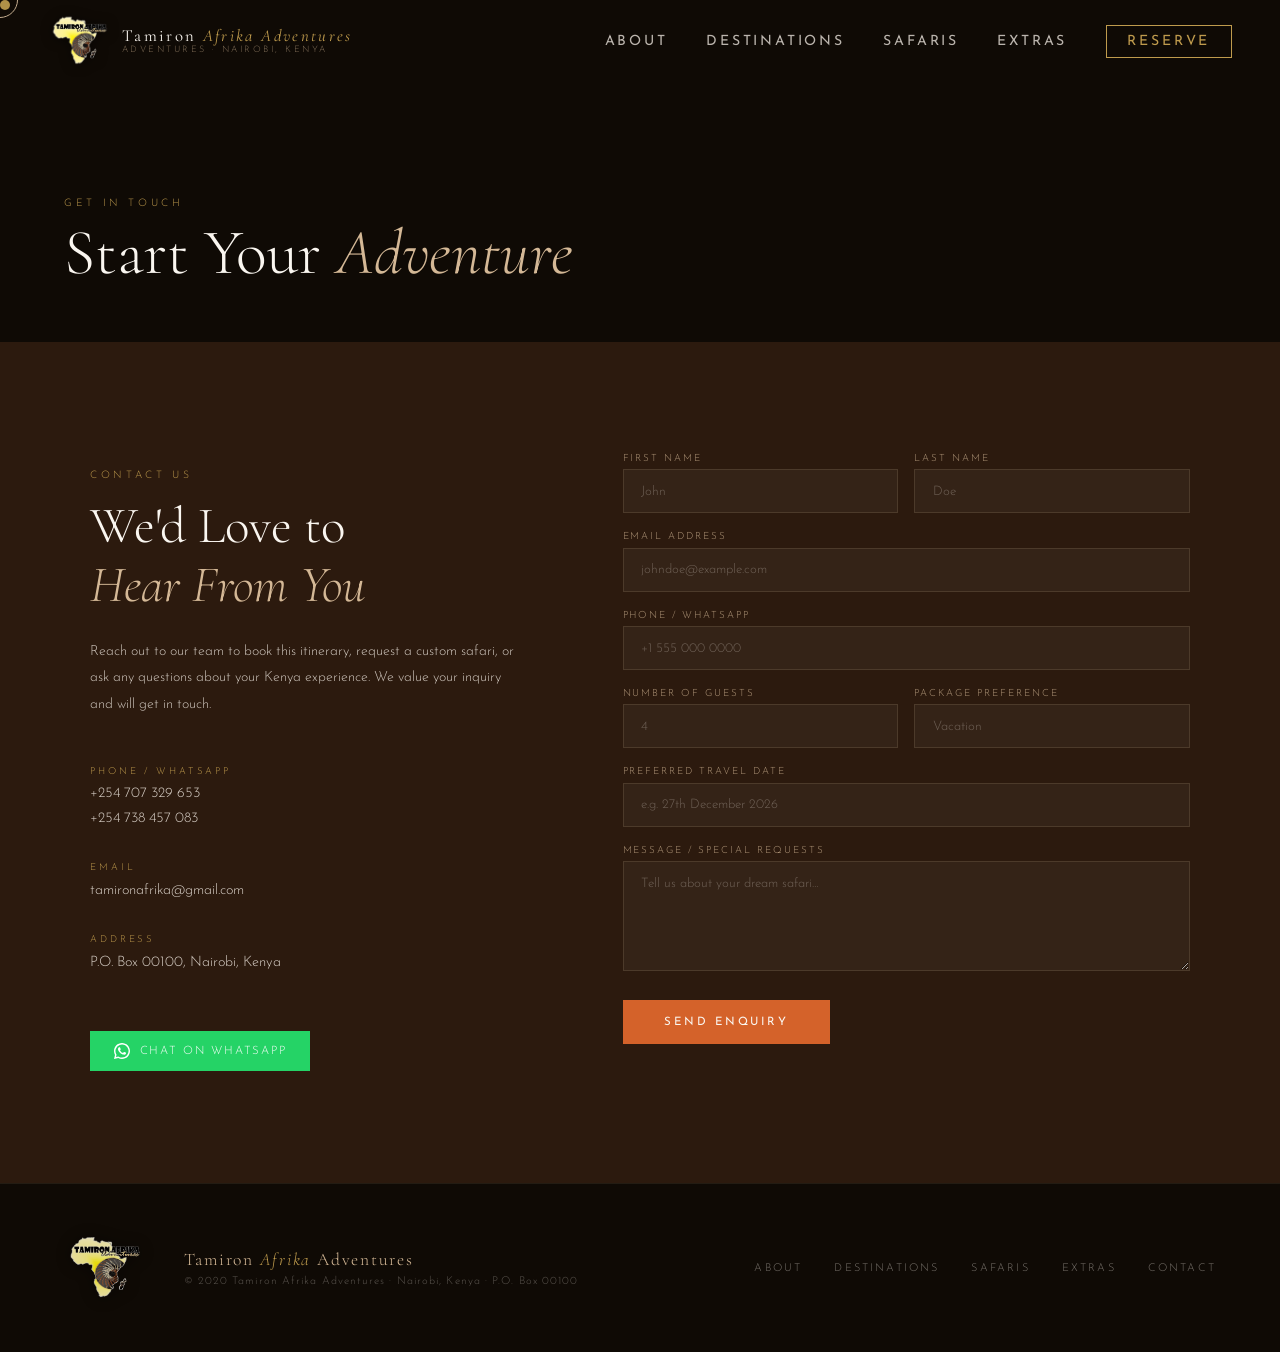
<file: pages/book.html>
<!DOCTYPE html>
<html lang="en">
<head>
  <meta charset="UTF-8">
  <meta name="viewport" content="width=device-width, initial-scale=1.0">
  <title>Book a Safari — Tamiron Afrika Adventures</title>
  <style>
@import url('https://fonts.googleapis.com/css2?family=Cormorant+Garamond:ital,wght@0,300;0,400;0,600;1,300;1,400&family=Josefin+Sans:wght@200;300;400;600&display=swap');

:root {
  --sand:#D4B896; --earth:#8B5E3C; --savannah:#C8A96E; --dusk:#2C1A0E;
  --night:#0F0A05; --fog:#F5EEE6; --moss:#4A5C3A; --flame:#D4622A;
  --ivory:#FAF6F0; --gold:#BF9B4D;
}

*, *::before, *::after { margin:0; padding:0; box-sizing:border-box; }
html { scroll-behavior:smooth; font-size:16px; }
body { background:var(--night); color:var(--fog); font-family:'Josefin Sans',sans-serif; font-weight:300; overflow-x:hidden; cursor:none; }
img { display:block; max-width:100%; }
a { color:inherit; text-decoration:none; }

.cursor { position:fixed; width:10px; height:10px; background:var(--gold); border-radius:50%; pointer-events:none; z-index:9999; transition:transform 0.1s ease; mix-blend-mode:difference; }
.cursor-ring { position:fixed; width:36px; height:36px; border:1px solid var(--sand); border-radius:50%; pointer-events:none; z-index:9998; transition:all 0.18s ease; mix-blend-mode:difference; }

nav { position:fixed; top:0; left:0; right:0; z-index:100; padding:0.8rem 3rem; display:flex; justify-content:space-between; align-items:center; transition:background 0.4s ease, padding 0.3s ease; }
nav.scrolled { background:rgba(20,12,4,0.96); backdrop-filter:blur(14px); padding:0.5rem 3rem; border-bottom:1px solid rgba(212,184,150,0.15); }

.nav-logo { display:flex; align-items:center; gap:0.75rem; text-decoration:none; transition:opacity 0.2s; }
.nav-logo:hover { opacity:0.85; }
.nav-logo-img { height:56px; width:auto; object-fit:contain; filter:drop-shadow(0 1px 6px rgba(0,0,0,0.55)); transition:height 0.3s ease; }
nav.scrolled .nav-logo-img { height:44px; }
.nav-logo-text { display:flex; flex-direction:column; line-height:1.1; }
.nav-logo-name { font-family:'Cormorant Garamond',serif; font-size:1.05rem; letter-spacing:0.14em; color:var(--ivory); font-weight:400; }
.nav-logo-name span { color:var(--gold); font-style:italic; }
.nav-logo-tagline { font-size:0.56rem; letter-spacing:0.28em; text-transform:uppercase; color:var(--sand); opacity:0.6; }

.nav-links { display:flex; gap:2.4rem; list-style:none; }
.nav-links a { color:var(--fog); font-size:0.88rem; letter-spacing:0.2em; text-transform:uppercase; opacity:0.75; font-weight:400; transition:opacity 0.2s, color 0.2s; }
.nav-links a:hover { opacity:1; color:var(--gold); }
.nav-links a.active { opacity:1; color:var(--gold); }
.nav-cta { background:transparent; border:1px solid var(--gold); color:var(--gold) !important; padding:0.5rem 1.3rem !important; opacity:1 !important; transition:background 0.25s, color 0.25s !important; }
.nav-cta:hover { background:var(--gold) !important; color:var(--night) !important; }
.hamburger { display:none; flex-direction:column; gap:5px; cursor:pointer; }
.hamburger span { width:24px; height:1px; background:var(--fog); transition:all 0.3s; }

.mobile-nav { display:none; position:fixed; inset:0; z-index:90; background:rgba(15,10,5,0.98); flex-direction:column; align-items:center; justify-content:center; gap:2.5rem; }
.mobile-nav.open { display:flex; }
.mobile-nav-logo { margin-bottom:1rem; }
.mobile-nav-logo img { height:90px; width:auto; object-fit:contain; filter:drop-shadow(0 2px 12px rgba(191,155,77,0.3)); }
.mobile-nav a { font-family:'Cormorant Garamond',serif; font-size:2rem; font-weight:300; color:var(--fog); letter-spacing:0.08em; transition:color 0.2s; }
.mobile-nav a:hover { color:var(--gold); }

footer { background:var(--night); border-top:1px solid rgba(212,184,150,0.1); padding:3rem 4rem; display:grid; grid-template-columns:auto 1fr auto; align-items:center; gap:2.5rem; }
.footer-logo-img { height:72px; width:auto; object-fit:contain; filter:drop-shadow(0 1px 8px rgba(0,0,0,0.5)); opacity:0.9; transition:opacity 0.25s; }
.footer-logo-img:hover { opacity:1; }
.footer-text .footer-logo-name { font-family:'Cormorant Garamond',serif; font-size:1.1rem; color:var(--sand); letter-spacing:0.1em; margin-bottom:0.35rem; }
.footer-text .footer-logo-name em { color:var(--gold); font-style:italic; }
.footer-copy { font-size:0.68rem; color:var(--fog); opacity:0.32; letter-spacing:0.1em; }
.footer-links { display:flex; gap:2rem; justify-content:flex-end; }
.footer-links a { font-size:0.68rem; letter-spacing:0.2em; text-transform:uppercase; color:var(--fog); opacity:0.45; transition:opacity 0.2s; }
.footer-links a:hover { opacity:0.9; }

section { padding:7rem 4rem; }
.section-label { font-size:0.65rem; letter-spacing:0.35em; text-transform:uppercase; color:var(--gold); margin-bottom:1rem; }
.section-title { font-family:'Cormorant Garamond',serif; font-size:clamp(2.2rem,4vw,3.4rem); font-weight:300; line-height:1.15; color:var(--ivory); margin-bottom:1.5rem; }
.section-title em { font-style:italic; color:var(--sand); }
.section-body { font-size:0.88rem; line-height:1.9; color:var(--fog); opacity:0.8; max-width:540px; }

.btn-primary { background:var(--flame); color:var(--ivory); padding:1rem 2.6rem; font-family:'Josefin Sans',sans-serif; font-size:0.72rem; letter-spacing:0.22em; text-transform:uppercase; border:none; cursor:pointer; display:inline-block; transition:background 0.25s, transform 0.2s; }
.btn-primary:hover { background:var(--earth); transform:translateY(-2px); }

.reveal { opacity:0; transform:translateY(30px); transition:opacity 0.7s ease, transform 0.7s ease; }
.reveal.visible { opacity:1; transform:none; }

.page-hero { position:relative; height:38vh; min-height:280px; display:flex; align-items:flex-end; justify-content:flex-start; overflow:hidden; padding:3.5rem 4rem; }
.page-hero-bg { position:absolute; inset:0; background-size:cover; background-position:center; transform:scale(1.04); transition:transform 8s ease-out; }
.page-hero-bg::after { content:''; position:absolute; inset:0; background:linear-gradient(to bottom,rgba(15,10,5,0.4) 0%,rgba(15,10,5,0.75) 100%); }
.page-hero.loaded .page-hero-bg { transform:scale(1); }
.page-hero-content { position:relative; z-index:2; }
.page-hero-eyebrow { font-size:0.65rem; letter-spacing:0.35em; text-transform:uppercase; color:var(--gold); margin-bottom:0.6rem; }
.page-hero-title { font-family:'Cormorant Garamond',serif; font-size:clamp(2.4rem,5vw,4.2rem); font-weight:300; color:var(--ivory); line-height:1.05; }
.page-hero-title em { color:var(--sand); font-style:italic; }

/* ── CONTACT ── */
#contact { background:var(--dusk); padding:7rem 4rem; }
.contact-wrap { max-width:1100px; margin:0 auto; display:grid; grid-template-columns:1fr 1.3fr; gap:6rem; align-items:start; }
.contact-info { padding-top:1rem; }
.contact-info .section-body { margin-bottom:3rem; }
.contact-detail { margin-bottom:2rem; }
.contact-detail label { font-size:0.6rem; letter-spacing:0.3em; text-transform:uppercase; color:var(--gold); display:block; margin-bottom:0.4rem; }
.contact-detail a, .contact-detail p { font-size:0.9rem; color:var(--fog); text-decoration:none; opacity:0.85; transition:color 0.2s; display:block; line-height:1.7; }
.contact-detail a:hover { color:var(--gold); }

.contact-form { display:flex; flex-direction:column; gap:1.2rem; }
.form-row { display:grid; grid-template-columns:1fr 1fr; gap:1rem; }
.form-field { display:flex; flex-direction:column; gap:0.4rem; }
.form-field label { font-size:0.62rem; letter-spacing:0.2em; text-transform:uppercase; color:var(--sand); opacity:0.8; }
.form-field input, .form-field select, .form-field textarea { background:rgba(255,255,255,0.04); border:1px solid rgba(212,184,150,0.15); color:var(--fog); padding:0.9rem 1.1rem; font-family:'Josefin Sans',sans-serif; font-size:0.82rem; font-weight:300; outline:none; transition:border-color 0.25s; width:100%; }
.form-field input:focus, .form-field select:focus, .form-field textarea:focus { border-color:var(--gold); }
.form-field select { appearance:none; cursor:pointer; }
.form-field textarea { resize:vertical; min-height:110px; }
.form-field input::placeholder, .form-field textarea::placeholder { color:var(--fog); opacity:0.3; }
.form-submit { align-self:flex-start; margin-top:0.6rem; }
#form-success { display:none; padding:2rem; border:1px solid var(--moss); margin-top:1rem; }
#form-success p { color:var(--sand); font-size:0.85rem; letter-spacing:0.1em; }

.whatsapp-btn { display:inline-flex; align-items:center; gap:0.6rem; background:#25D366; color:#fff; padding:0.75rem 1.5rem; font-family:'Josefin Sans',sans-serif; font-size:0.72rem; letter-spacing:0.15em; text-transform:uppercase; text-decoration:none; margin-top:1.5rem; transition:background 0.25s, transform 0.2s; }
.whatsapp-btn:hover { background:#1aad53; transform:translateY(-2px); }

@media (max-width:900px) { .contact-wrap { grid-template-columns:1fr; gap:3.5rem; } #contact { padding:5rem 2rem; } .form-row { grid-template-columns:1fr; } }
@media (max-width:768px) {
  nav, nav.scrolled { padding:0.8rem 1.5rem; }
  .nav-links { display:none; }
  .hamburger { display:flex; }
  .nav-logo-tagline { display:none; }
  .nav-logo-img { height:46px; }
  nav.scrolled .nav-logo-img { height:38px; }
  footer { grid-template-columns:1fr; gap:1.5rem; text-align:center; }
  .footer-logo-img { height:60px; margin:0 auto; }
  .footer-links { justify-content:center; flex-wrap:wrap; gap:1.2rem; }
  .page-hero { padding:2.5rem 2rem; }
}
  </style>
</head>
<body>

  <div class="cursor" id="cursor"></div>
  <div class="cursor-ring" id="cursorRing"></div>

  <nav id="navbar">
    <a href="../index.html" class="nav-logo">
      <img src="../logo1.png" alt="Tamiron Afrika Adventures Logo" class="nav-logo-img">
      <div class="nav-logo-text">
        <span class="nav-logo-name">Tamiron <span>Afrika Adventures</span></span>
        <span class="nav-logo-tagline">Adventures · Nairobi, Kenya</span>
      </div>
    </a>
    <ul class="nav-links">
      <li><a href="about.html">About</a></li>
      <li><a href="destinations.html">Destinations</a></li>
      <li><a href="safaris.html">Safaris</a></li>
      <li><a href="Extras.html">Extras</a></li>
      <li><a href="book.html" class="nav-cta active">Reserve</a></li>
    </ul>
    <div class="hamburger" id="hamburger"><span></span><span></span><span></span></div>
  </nav>

  <div class="mobile-nav" id="mobileNav">
    <div class="mobile-nav-logo">
      <img src="../logo1.png" alt="Tamiron Afrika Adventures">
    </div>
    <a href="about.html"        onclick="closeMobileNav()">About</a>
    <a href="destinations.html" onclick="closeMobileNav()">Destinations</a>
    <a href="safaris.html"      onclick="closeMobileNav()">Safaris</a>
    <a href="Extras.html"       onclick="closeMobileNav()">Extras</a>
    <a href="book.html"         onclick="closeMobileNav()">Reserve</a>
  </div>

  <div class="page-hero">
    <div class="page-hero-bg" style="background-image:url('https://kenyamjusisafaris.com/wp-content/uploads/2025/06/Amboseli-Elephants.jpg');"></div>
    <div class="page-hero-content">
      <p class="page-hero-eyebrow">Get in Touch</p>
      <h1 class="page-hero-title">Start Your <em>Adventure</em></h1>
    </div>
  </div>

  <section id="contact">
    <div class="contact-wrap">
      <div class="contact-info reveal">
        <p class="section-label">Contact Us</p>
        <h2 class="section-title">We'd Love to<br><em>Hear From You</em></h2>
        <p class="section-body">Reach out to our team to book this itinerary, request a custom safari, or ask any questions about your Kenya experience. We value your inquiry and will get in touch.</p>

        <div class="contact-detail" style="margin-top:2.5rem">
          <label>Phone / WhatsApp</label>
          <a href="tel:+254707329653">+254 707 329 653</a>
          <a href="tel:+254738457083">+254 738 457 083</a>
        </div>
        <div class="contact-detail">
          <label>Email</label>
          <a href="mailto:tamironafrika@gmail.com">tamironafrika@gmail.com</a>
        </div>
        <div class="contact-detail">
          <label>Address</label>
          <p>P.O. Box 00100, Nairobi, Kenya</p>
        </div>

        <a href="https://wa.me/254707329653" target="_blank" rel="noopener" class="whatsapp-btn">
          <svg width="16" height="16" viewBox="0 0 24 24" fill="currentColor">
            <path d="M17.472 14.382c-.297-.149-1.758-.867-2.03-.967-.273-.099-.471-.148-.67.15-.197.297-.767.966-.94 1.164-.173.199-.347.223-.644.075-.297-.15-1.255-.463-2.39-1.475-.883-.788-1.48-1.761-1.653-2.059-.173-.297-.018-.458.13-.606.134-.133.298-.347.446-.52.149-.174.198-.298.298-.497.099-.198.05-.371-.025-.52-.075-.149-.669-1.612-.916-2.207-.242-.579-.487-.5-.669-.51-.173-.008-.371-.01-.57-.01-.198 0-.52.074-.792.372-.272.297-1.04 1.016-1.04 2.479 0 1.462 1.065 2.875 1.213 3.074.149.198 2.096 3.2 5.077 4.487.709.306 1.262.489 1.694.625.712.227 1.36.195 1.871.118.571-.085 1.758-.719 2.006-1.413.248-.694.248-1.289.173-1.413-.074-.124-.272-.198-.57-.347z"/>
            <path d="M12 0C5.373 0 0 5.373 0 12c0 2.123.555 4.116 1.524 5.847L0 24l6.337-1.498A11.95 11.95 0 0 0 12 24c6.627 0 12-5.373 12-12S18.627 0 12 0zm0 21.818a9.818 9.818 0 0 1-5.003-1.366l-.36-.213-3.726.88.947-3.637-.233-.374A9.818 9.818 0 1 1 12 21.818z"/>
          </svg>
          Chat on WhatsApp
        </a>
      </div>

      <div class="reveal">
        <form class="contact-form" onsubmit="handleSubmit(event)">
          <div class="form-row">
            <div class="form-field">
              <label>First Name</label>
              <input type="text" placeholder="John" required>
            </div>
            <div class="form-field">
              <label>Last Name</label>
              <input type="text" placeholder="Doe" required>
            </div>
          </div>
          <div class="form-field">
            <label>Email Address</label>
            <input type="email" placeholder="johndoe@example.com" required>
          </div>
          <div class="form-field">
            <label>Phone / WhatsApp</label>
            <input type="tel" placeholder="+1 555 000 0000">
          </div>
          <div class="form-row">
            <div class="form-field">
              <label>Number of Guests</label>
              <input type="text" placeholder="4" required>
            </div>
            <div class="form-field">
              <label>Package Preference</label>
              <input type="text" placeholder="Vacation" required>
            </div>
          </div>
          <div class="form-field">
            <label>Preferred Travel Date</label>
            <input type="text" placeholder="e.g. 27th December 2026">
          </div>
          <div class="form-field">
            <label>Message / Special Requests</label>
            <textarea placeholder="Tell us about your dream safari…"></textarea>
          </div>
          <div class="form-submit">
            <button type="submit" class="btn-primary">Send Enquiry</button>
          </div>
        </form>
        <div id="form-success">
          <p>✓ &nbsp;Thank you! We'll be in touch to confirm your safari details.</p>
        </div>
      </div>
    </div>
  </section>

  <!-- FOOTER -->
  <footer>
    <a href="../index.html">
      <img src="../logo1.png" alt="Tamiron Afrika Adventures" class="footer-logo-img">
    </a>
    <div class="footer-text">
      <div class="footer-logo-name">Tamiron <em>Afrika</em> Adventures</div>
      <div class="footer-copy">© 2020 Tamiron Afrika Adventures · Nairobi, Kenya · P.O. Box 00100</div>
    </div>
    <div class="footer-links">
      <a href="about.html">About</a>
      <a href="destinations.html">Destinations</a>
      <a href="safaris.html">Safaris</a>
      <a href="Extras.html">Extras</a>
      <a href="book.html">Contact</a>
    </div>
  </footer>

  <script>
(function(){const cursor=document.getElementById('cursor');const ring=document.getElementById('cursorRing');if(!cursor||!ring)return;let mx=0,my=0,rx=0,ry=0;document.addEventListener('mousemove',e=>{mx=e.clientX;my=e.clientY;cursor.style.left=mx-5+'px';cursor.style.top=my-5+'px';});(function loop(){rx+=(mx-rx-18)*0.18;ry+=(my-ry-18)*0.18;ring.style.left=rx+'px';ring.style.top=ry+'px';requestAnimationFrame(loop);})();document.querySelectorAll('a,button,input,select,textarea').forEach(el=>{el.addEventListener('mouseenter',()=>{cursor.style.transform='scale(2)';ring.style.transform='scale(1.5)';});el.addEventListener('mouseleave',()=>{cursor.style.transform='scale(1)';ring.style.transform='scale(1)';});});})();
(function(){const n=document.getElementById('navbar');if(!n)return;window.addEventListener('scroll',()=>n.classList.toggle('scrolled',window.scrollY>60));})();
(function(){const ph=document.querySelector('.page-hero');if(!ph)return;window.addEventListener('load',()=>ph.classList.add('loaded'));})();
(function(){const h=document.getElementById('hamburger');const m=document.getElementById('mobileNav');if(!h||!m)return;h.addEventListener('click',()=>m.classList.toggle('open'));window.closeMobileNav=()=>m.classList.remove('open');})();
(function(){const obs=new IntersectionObserver(entries=>{entries.forEach(e=>{if(e.isIntersecting){e.target.classList.add('visible');obs.unobserve(e.target);}});},{threshold:0.1,rootMargin:'0px 0px -40px 0px'});document.querySelectorAll('.reveal').forEach(el=>obs.observe(el));})();
(function(){window.handleSubmit=function(e){e.preventDefault();e.target.style.display='none';const s=document.getElementById('form-success');if(s)s.style.display='block';};})();
  </script>
</body>
</html>
</file>
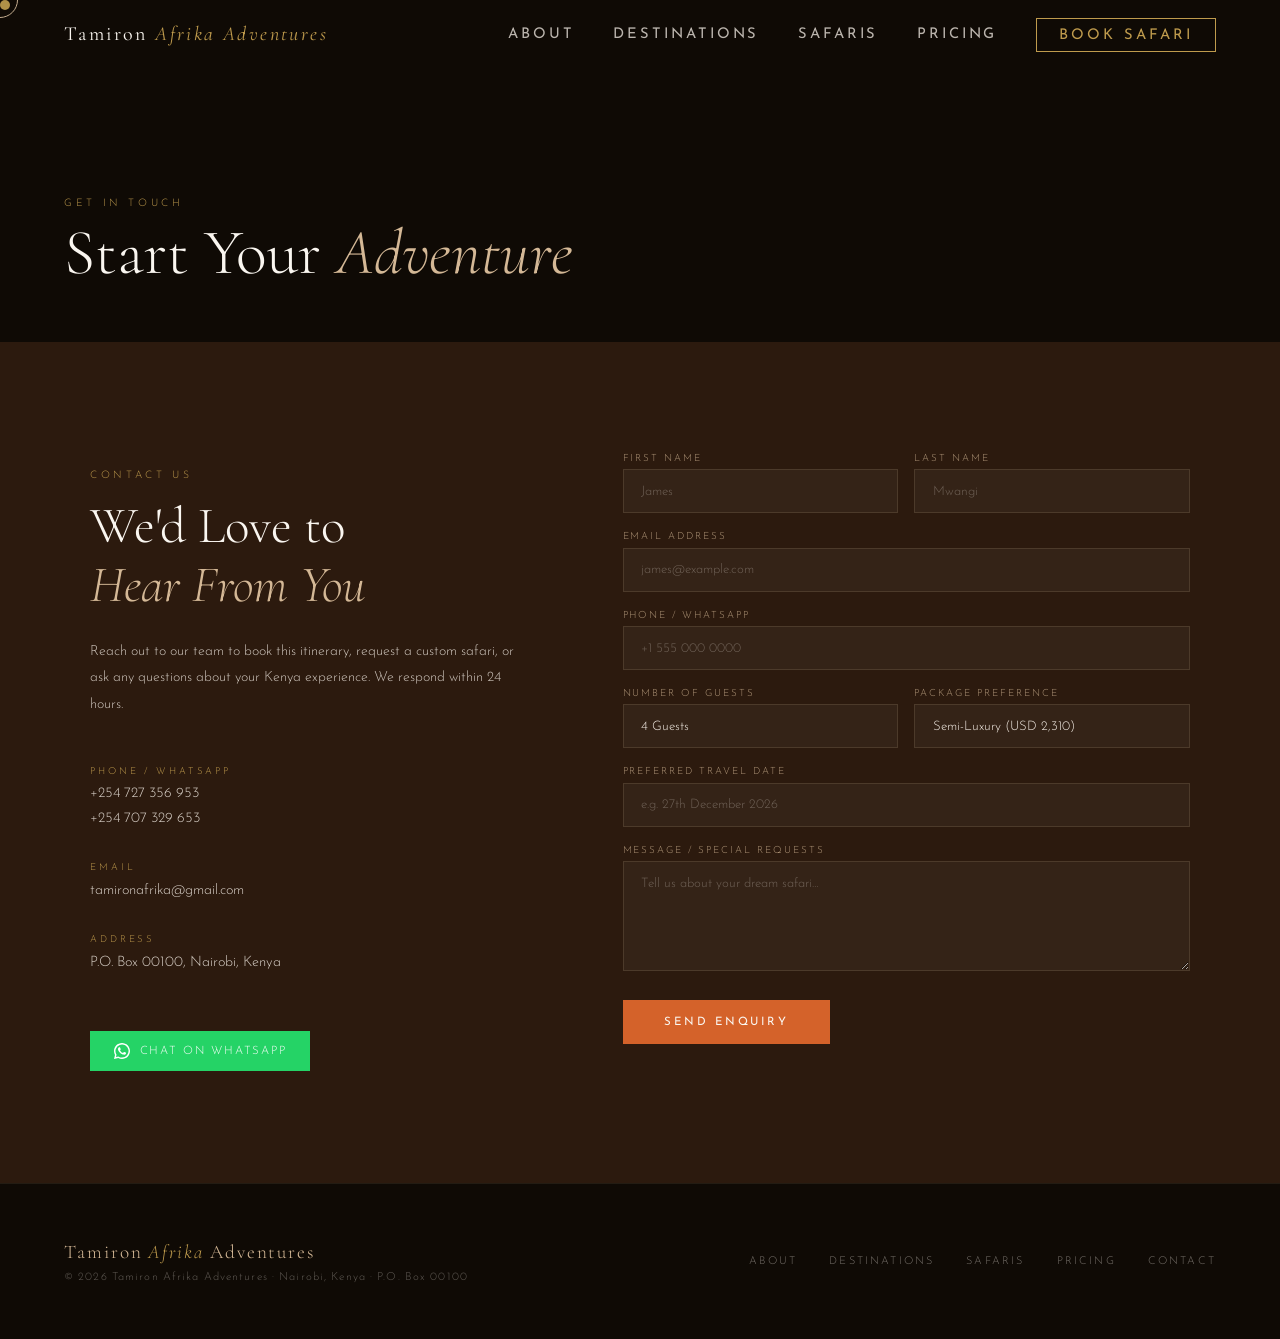
<file: pages/Book.HTML>
<!DOCTYPE html>
<html lang="en">
<head>
  <meta charset="UTF-8">
  <meta name="viewport" content="width=device-width, initial-scale=1.0">
  <title>Book a Safari — Tamiron Afrika Adventures</title>
  <style>
/* ============================================================
   TAMIRON AFRIKA ADVENTURES — style.css
   Shared stylesheet for all pages
   ============================================================ */

/* ── GOOGLE FONTS ── */
@import url('https://fonts.googleapis.com/css2?family=Cormorant+Garamond:ital,wght@0,300;0,400;0,600;1,300;1,400&family=Josefin+Sans:wght@200;300;400;600&display=swap');

/* ── DESIGN TOKENS ── */
:root {
  --sand:     #D4B896;
  --earth:    #8B5E3C;
  --savannah: #C8A96E;
  --dusk:     #2C1A0E;
  --night:    #0F0A05;
  --fog:      #F5EEE6;
  --moss:     #4A5C3A;
  --flame:    #D4622A;
  --ivory:    #FAF6F0;
  --gold:     #BF9B4D;
}

/* ── RESET ── */
*, *::before, *::after {
  margin: 0;
  padding: 0;
  box-sizing: border-box;
}

html {
  scroll-behavior: smooth;
  font-size: 16px;
}

body {
  background: var(--night);
  color: var(--fog);
  font-family: 'Josefin Sans', sans-serif;
  font-weight: 300;
  overflow-x: hidden;
  cursor: none;
}

img {
  display: block;
  max-width: 100%;
}

a {
  color: inherit;
  text-decoration: none;
}

/* ── CUSTOM CURSOR ── */
.cursor {
  position: fixed;
  width: 10px;
  height: 10px;
  background: var(--gold);
  border-radius: 50%;
  pointer-events: none;
  z-index: 9999;
  transition: transform 0.1s ease;
  mix-blend-mode: difference;
}

.cursor-ring {
  position: fixed;
  width: 36px;
  height: 36px;
  border: 1px solid var(--sand);
  border-radius: 50%;
  pointer-events: none;
  z-index: 9998;
  transition: all 0.18s ease;
  mix-blend-mode: difference;
}

/* ── NAVIGATION ── */
nav {
  position: fixed;
  top: 0;
  left: 0;
  right: 0;
  z-index: 100;
  padding: 1.4rem 4rem;
  display: flex;
  justify-content: space-between;
  align-items: center;
  transition: background 0.4s ease, padding 0.3s ease;
}

nav.scrolled {
  background: rgba(92, 61, 30, 0.95);
  backdrop-filter: blur(12px);
  padding: 1rem 4rem;
  border-bottom: 1px solid rgba(212, 184, 150, 0.15);
}

.nav-logo {
  font-family: 'Cormorant Garamond', serif;
  font-size: 1.25rem;
  letter-spacing: 0.12em;
  color: var(--ivory);
  text-decoration: none;
  font-weight: 400;
}

.nav-logo span {
  color: var(--gold);
  font-style: italic;
}

.nav-links {
  display: flex;
  gap: 2.4rem;
  list-style: none;
}

.nav-links a {
  color: var(--fog);
  text-decoration: none;
  font-size: 0.92rem;
  letter-spacing: 0.2em;
  text-transform: uppercase;
  opacity: 0.75;
  font-weight: 400;
  transition: opacity 0.2s, color 0.2s;
}

.nav-links a:hover {
  opacity: 1;
  color: var(--gold);
}

.nav-links a.active {
  opacity: 1;
  color: var(--gold);
}

.nav-cta {
  background: transparent;
  border: 1px solid var(--gold);
  color: var(--gold) !important;
  padding: 0.55rem 1.4rem !important;
  opacity: 1 !important;
  transition: background 0.25s, color 0.25s !important;
}

.nav-cta:hover {
  background: var(--gold) !important;
  color: var(--night) !important;
}

/* Hamburger */
.hamburger {
  display: none;
  flex-direction: column;
  gap: 5px;
  cursor: pointer;
}

.hamburger span {
  width: 24px;
  height: 1px;
  background: var(--fog);
  transition: all 0.3s;
}

/* ── MOBILE NAV OVERLAY ── */
.mobile-nav {
  display: none;
  position: fixed;
  inset: 0;
  z-index: 90;
  background: rgba(15, 10, 5, 0.98);
  flex-direction: column;
  align-items: center;
  justify-content: center;
  gap: 2.5rem;
}

.mobile-nav.open {
  display: flex;
}

.mobile-nav a {
  font-family: 'Cormorant Garamond', serif;
  font-size: 2rem;
  font-weight: 300;
  color: var(--fog);
  text-decoration: none;
  letter-spacing: 0.08em;
  transition: color 0.2s;
}

.mobile-nav a:hover {
  color: var(--gold);
}

/* ── FOOTER ── */
footer {
  background: var(--night);
  border-top: 1px solid rgba(212, 184, 150, 0.1);
  padding: 3.5rem 4rem;
  display: grid;
  grid-template-columns: 1fr auto;
  align-items: center;
  gap: 2rem;
}

.footer-logo {
  font-family: 'Cormorant Garamond', serif;
  font-size: 1.2rem;
  color: var(--sand);
  letter-spacing: 0.1em;
  margin-bottom: 0.5rem;
}

.footer-logo em {
  color: var(--gold);
  font-style: italic;
}

.footer-copy {
  font-size: 0.7rem;
  color: var(--fog);
  opacity: 0.35;
  letter-spacing: 0.1em;
}

.footer-links {
  display: flex;
  gap: 2rem;
}

.footer-links a {
  font-size: 0.68rem;
  letter-spacing: 0.2em;
  text-transform: uppercase;
  color: var(--fog);
  opacity: 0.45;
  text-decoration: none;
  transition: opacity 0.2s;
}

.footer-links a:hover {
  opacity: 0.9;
}

/* ── SHARED SECTION BASE ── */
section {
  padding: 7rem 4rem;
}

.section-label {
  font-size: 0.65rem;
  letter-spacing: 0.35em;
  text-transform: uppercase;
  color: var(--gold);
  margin-bottom: 1rem;
}

.section-title {
  font-family: 'Cormorant Garamond', serif;
  font-size: clamp(2.2rem, 4vw, 3.4rem);
  font-weight: 300;
  line-height: 1.15;
  color: var(--ivory);
  margin-bottom: 1.5rem;
}

.section-title em {
  font-style: italic;
  color: var(--sand);
}

.section-body {
  font-size: 0.88rem;
  line-height: 1.9;
  color: var(--fog);
  opacity: 0.8;
  max-width: 540px;
}

/* ── BUTTONS ── */
.btn-primary {
  background: var(--flame);
  color: var(--ivory);
  padding: 1rem 2.6rem;
  font-family: 'Josefin Sans', sans-serif;
  font-size: 0.72rem;
  letter-spacing: 0.22em;
  text-transform: uppercase;
  border: none;
  cursor: pointer;
  text-decoration: none;
  transition: background 0.25s, transform 0.2s;
  display: inline-block;
}

.btn-primary:hover {
  background: var(--earth);
  transform: translateY(-2px);
}

.btn-ghost {
  background: transparent;
  color: var(--sand);
  border: 1px solid rgba(212, 184, 150, 0.5);
  padding: 1rem 2.6rem;
  font-family: 'Josefin Sans', sans-serif;
  font-size: 0.72rem;
  letter-spacing: 0.22em;
  text-transform: uppercase;
  cursor: pointer;
  text-decoration: none;
  transition: border-color 0.25s, color 0.25s, transform 0.2s;
  display: inline-block;
}

.btn-ghost:hover {
  border-color: var(--sand);
  color: var(--ivory);
  transform: translateY(-2px);
}

/* ── SCROLL REVEAL ── */
.reveal {
  opacity: 0;
  transform: translateY(30px);
  transition: opacity 0.7s ease, transform 0.7s ease;
}

.reveal.visible {
  opacity: 1;
  transform: none;
}

/* ── PAGE HERO (inner pages) ── */
.page-hero {
  position: relative;
  height: 38vh;
  min-height: 280px;
  display: flex;
  align-items: flex-end;
  justify-content: flex-start;
  overflow: hidden;
  padding: 3.5rem 4rem;
}

.page-hero-bg {
  position: absolute;
  inset: 0;
  background-size: cover;
  background-position: center;
  transform: scale(1.04);
  transition: transform 8s ease-out;
}

.page-hero-bg::after {
  content: '';
  position: absolute;
  inset: 0;
  background: linear-gradient(
    to bottom,
    rgba(15, 10, 5, 0.4) 0%,
    rgba(15, 10, 5, 0.75) 100%
  );
}

.page-hero.loaded .page-hero-bg {
  transform: scale(1);
}

.page-hero-content {
  position: relative;
  z-index: 2;
}

.page-hero-eyebrow {
  font-size: 0.65rem;
  letter-spacing: 0.35em;
  text-transform: uppercase;
  color: var(--gold);
  margin-bottom: 0.6rem;
}

.page-hero-title {
  font-family: 'Cormorant Garamond', serif;
  font-size: clamp(2.4rem, 5vw, 4.2rem);
  font-weight: 300;
  color: var(--ivory);
  line-height: 1.05;
}

.page-hero-title em {
  color: var(--sand);
  font-style: italic;
}

/* ── KEYFRAMES ── */
@keyframes fadeUp {
  to { opacity: 1; transform: translateY(0); }
}

@keyframes fadeIn {
  to { opacity: 0.7; }
}

@keyframes scrollPulse {
  0%, 100% { opacity: 1; transform: scaleY(1); }
  50%       { opacity: 0.4; transform: scaleY(0.7); }
}

/* ── STATS STRIP ── */
.stats-strip {
  background: var(--dusk);
  border-top: 1px solid rgba(212, 184, 150, 0.12);
  border-bottom: 1px solid rgba(212, 184, 150, 0.12);
  padding: 2.4rem 4rem;
  display: flex;
  justify-content: center;
  gap: 5rem;
  flex-wrap: wrap;
}

.stat {
  text-align: center;
}

.stat-num {
  font-family: 'Cormorant Garamond', serif;
  font-size: 2.6rem;
  font-weight: 300;
  color: var(--gold);
  display: block;
}

.stat-label {
  font-size: 0.65rem;
  letter-spacing: 0.25em;
  text-transform: uppercase;
  color: var(--sand);
  opacity: 0.7;
}

/* ── RESPONSIVE ── */
@media (max-width: 1050px) {
  #about         { grid-template-columns: 1fr; gap: 4rem; padding: 5rem 2.5rem; }
  .itin-layout   { grid-template-columns: 1fr; gap: 2rem; }
  .pricing-grid  { grid-template-columns: 1fr; max-width: 480px; }
  .contact-wrap  { grid-template-columns: 1fr; gap: 3.5rem; }
  .incl-layout   { grid-template-columns: 1fr; }
  .dest-grid     { grid-template-columns: repeat(2, 1fr); }
  .about-img-wrap { max-width: 500px; }
}

@media (max-width: 768px) {
  nav, nav.scrolled { padding: 1.2rem 2rem; }
  .nav-links        { display: none; }
  .hamburger        { display: flex; }

  section,
  #about,
  #itinerary,
  #inclusions       { padding: 5rem 2rem; }

  .stats-strip      { padding: 2rem; gap: 2.5rem; }
  .dest-grid        { grid-template-columns: 1fr 1fr; gap: 0.8rem; }
  .form-row         { grid-template-columns: 1fr; }
  footer            { grid-template-columns: 1fr; gap: 1.5rem; }
  .footer-links     { flex-wrap: wrap; gap: 1.2rem; }

  #contact,
  #pricing,
  #destinations     { padding: 5rem 2rem; }

  .page-hero        { padding: 2.5rem 2rem; }
}

@media (max-width: 480px) {
  .dest-grid      { grid-template-columns: 1fr; }
  .hero-actions   { flex-direction: column; align-items: center; }
  .about-features { grid-template-columns: 1fr; }
}
  </style>
  <style>
    /* ── CONTACT SECTION ── */
    #contact {
      background: var(--dusk);
      padding: 7rem 4rem;
    }

    .contact-wrap {
      max-width: 1100px;
      margin: 0 auto;
      display: grid;
      grid-template-columns: 1fr 1.3fr;
      gap: 6rem;
      align-items: start;
    }

    .contact-info { padding-top: 1rem; }
    .contact-info .section-body { margin-bottom: 3rem; }

    .contact-detail { margin-bottom: 2rem; }

    .contact-detail label {
      font-size: 0.6rem;
      letter-spacing: 0.3em;
      text-transform: uppercase;
      color: var(--gold);
      display: block;
      margin-bottom: 0.4rem;
    }

    .contact-detail a,
    .contact-detail p {
      font-size: 0.9rem;
      color: var(--fog);
      text-decoration: none;
      opacity: 0.85;
      transition: color 0.2s;
      display: block;
      line-height: 1.7;
    }

    .contact-detail a:hover { color: var(--gold); }

    /* ── FORM ── */
    .contact-form {
      display: flex;
      flex-direction: column;
      gap: 1.2rem;
    }

    .form-row {
      display: grid;
      grid-template-columns: 1fr 1fr;
      gap: 1rem;
    }

    .form-field {
      display: flex;
      flex-direction: column;
      gap: 0.4rem;
    }

    .form-field label {
      font-size: 0.62rem;
      letter-spacing: 0.2em;
      text-transform: uppercase;
      color: var(--sand);
      opacity: 0.8;
    }

    .form-field input,
    .form-field select,
    .form-field textarea {
      background: rgba(255,255,255,0.04);
      border: 1px solid rgba(212,184,150,0.15);
      color: var(--fog);
      padding: 0.9rem 1.1rem;
      font-family: 'Josefin Sans', sans-serif;
      font-size: 0.82rem;
      font-weight: 300;
      outline: none;
      transition: border-color 0.25s;
      width: 100%;
    }

    .form-field input:focus,
    .form-field select:focus,
    .form-field textarea:focus { border-color: var(--gold); }

    .form-field select { appearance: none; cursor: pointer; }
    .form-field textarea { resize: vertical; min-height: 110px; }

    .form-field input::placeholder,
    .form-field textarea::placeholder {
      color: var(--fog);
      opacity: 0.3;
    }

    .form-submit { align-self: flex-start; margin-top: 0.6rem; }

    #form-success {
      display: none;
      padding: 2rem;
      border: 1px solid var(--moss);
      margin-top: 1rem;
    }

    #form-success p {
      color: var(--sand);
      font-size: 0.85rem;
      letter-spacing: 0.1em;
    }

    /* ── CONTACT SOCIAL / WHATSAPP ── */
    .whatsapp-btn {
      display: inline-flex;
      align-items: center;
      gap: 0.6rem;
      background: #25D366;
      color: #fff;
      padding: 0.75rem 1.5rem;
      font-family: 'Josefin Sans', sans-serif;
      font-size: 0.72rem;
      letter-spacing: 0.15em;
      text-transform: uppercase;
      text-decoration: none;
      margin-top: 1.5rem;
      transition: background 0.25s, transform 0.2s;
    }

    .whatsapp-btn:hover { background: #1aad53; transform: translateY(-2px); }

    @media (max-width: 900px) {
      .contact-wrap { grid-template-columns: 1fr; gap: 3.5rem; }
      #contact      { padding: 5rem 2rem; }
      .form-row     { grid-template-columns: 1fr; }
    }
  </style>
</head>
<body>

  <!-- CURSOR & NAV -->
  <div class="cursor" id="cursor"></div>
  <div class="cursor-ring" id="cursorRing"></div>

  <nav id="navbar">
    <a href="../index.html" class="nav-logo">Tamiron <span>Afrika Adventures</span></a>
    <ul class="nav-links">
      <li><a href="about.html">About</a></li>
      <li><a href="destinations.html">Destinations</a></li>
      <li><a href="safaris.html">Safaris</a></li>
      <li><a href="pricing.html">Pricing</a></li>
      <li><a href="book.html" class="nav-cta active">Book Safari</a></li>
    </ul>
    <div class="hamburger" id="hamburger"><span></span><span></span><span></span></div>
  </nav>

  <div class="mobile-nav" id="mobileNav">
    <a href="about.html"        onclick="closeMobileNav()">About</a>
    <a href="destinations.html" onclick="closeMobileNav()">Destinations</a>
    <a href="safaris.html"      onclick="closeMobileNav()">Safaris</a>
    <a href="pricing.html"      onclick="closeMobileNav()">Pricing</a>
    <a href="book.html"         onclick="closeMobileNav()">Book Safari</a>
  </div>

  <!-- PAGE HERO -->
  <div class="page-hero">
    <div class="page-hero-bg" style="background-image: url('https://kenyamjusisafaris.com/wp-content/uploads/2025/06/Amboseli-Elephants.jpg');"></div>
    <div class="page-hero-content">
      <p class="page-hero-eyebrow">Get in Touch</p>
      <h1 class="page-hero-title">Start Your <em>Adventure</em></h1>
    </div>
  </div>

  <!-- CONTACT -->
  <section id="contact">
    <div class="contact-wrap">

      <!-- INFO -->
      <div class="contact-info reveal">
        <p class="section-label">Contact Us</p>
        <h2 class="section-title">We'd Love to<br><em>Hear From You</em></h2>
        <p class="section-body">Reach out to our team to book this itinerary, request a custom safari, or ask any questions about your Kenya experience. We respond within 24 hours.</p>

        <div class="contact-detail" style="margin-top:2.5rem">
          <label>Phone / WhatsApp</label>
          <a href="tel:+254727356953">+254 727 356 953</a>
          <a href="tel:+254707329653">+254 707 329 653</a>
        </div>

        <div class="contact-detail">
          <label>Email</label>
          <a href="mailto:tamironafrika@gmail.com">tamironafrika@gmail.com</a>
        </div>

        <div class="contact-detail">
          <label>Address</label>
          <p>P.O. Box 00100, Nairobi, Kenya</p>
        </div>

        <a href="https://wa.me/254727356953" target="_blank" rel="noopener" class="whatsapp-btn">
          <svg width="16" height="16" viewBox="0 0 24 24" fill="currentColor">
            <path d="M17.472 14.382c-.297-.149-1.758-.867-2.03-.967-.273-.099-.471-.148-.67.15-.197.297-.767.966-.94 1.164-.173.199-.347.223-.644.075-.297-.15-1.255-.463-2.39-1.475-.883-.788-1.48-1.761-1.653-2.059-.173-.297-.018-.458.13-.606.134-.133.298-.347.446-.52.149-.174.198-.298.298-.497.099-.198.05-.371-.025-.52-.075-.149-.669-1.612-.916-2.207-.242-.579-.487-.5-.669-.51-.173-.008-.371-.01-.57-.01-.198 0-.52.074-.792.372-.272.297-1.04 1.016-1.04 2.479 0 1.462 1.065 2.875 1.213 3.074.149.198 2.096 3.2 5.077 4.487.709.306 1.262.489 1.694.625.712.227 1.36.195 1.871.118.571-.085 1.758-.719 2.006-1.413.248-.694.248-1.289.173-1.413-.074-.124-.272-.198-.57-.347z"/>
            <path d="M12 0C5.373 0 0 5.373 0 12c0 2.123.555 4.116 1.524 5.847L0 24l6.337-1.498A11.95 11.95 0 0 0 12 24c6.627 0 12-5.373 12-12S18.627 0 12 0zm0 21.818a9.818 9.818 0 0 1-5.003-1.366l-.36-.213-3.726.88.947-3.637-.233-.374A9.818 9.818 0 1 1 12 21.818z"/>
          </svg>
          Chat on WhatsApp
        </a>
      </div>

      <!-- FORM -->
      <div class="reveal">
        <form class="contact-form" onsubmit="handleSubmit(event)">
          <div class="form-row">
            <div class="form-field">
              <label>First Name</label>
              <input type="text" placeholder="James" required>
            </div>
            <div class="form-field">
              <label>Last Name</label>
              <input type="text" placeholder="Mwangi" required>
            </div>
          </div>

          <div class="form-field">
            <label>Email Address</label>
            <input type="email" placeholder="james@example.com" required>
          </div>

          <div class="form-field">
            <label>Phone / WhatsApp</label>
            <input type="tel" placeholder="+1 555 000 0000">
          </div>

          <div class="form-row">
            <div class="form-field">
              <label>Number of Guests</label>
              <select>
                <option>0 Guests</option>
                <option>1 Guest</option>
                <option>2 Guests</option>
                <option>3 Guests</option>
                <option selected>4 Guests</option>
                <option>5+ Guests</option>
              </select>
            </div>
            <div class="form-field">
              <label>Package Preference</label>
              <select>
                <option>Semi-Luxury (USD 2,310)</option>
                <option>Luxury (USD 2,990)</option>
                <option>Undecided</option>
              </select>
            </div>
          </div>

          <div class="form-field">
            <label>Preferred Travel Date</label>
            <input type="text" placeholder="e.g. 27th December 2026">
          </div>

          <div class="form-field">
            <label>Message / Special Requests</label>
            <textarea placeholder="Tell us about your dream safari…"></textarea>
          </div>

          <div class="form-submit">
            <button type="submit" class="btn-primary">Send Enquiry</button>
          </div>
        </form>

        <div id="form-success">
          <p>✓ &nbsp;Thank you! We'll be in touch within 24 hours to confirm your safari details.</p>
        </div>
      </div>

    </div>
  </section>

  <!-- FOOTER -->
  <footer>
    <div>
      <div class="footer-logo">Tamiron <em>Afrika</em> Adventures</div>
      <div class="footer-copy">© 2026 Tamiron Afrika Adventures · Nairobi, Kenya · P.O. Box 00100</div>
    </div>
    <div class="footer-links">
      <a href="about.html">About</a>
      <a href="destinations.html">Destinations</a>
      <a href="safaris.html">Safaris</a>
      <a href="pricing.html">Pricing</a>
      <a href="book.html">Contact</a>
    </div>
  </footer>

  <script>
/* ============================================================
   TAMIRON AFRIKA ADVENTURES — main.js
   Shared scripts for all pages
   ============================================================ */

/* ── CUSTOM CURSOR ── */
(function initCursor() {
  const cursor = document.getElementById('cursor');
  const ring   = document.getElementById('cursorRing');
  if (!cursor || !ring) return;

  let mx = 0, my = 0, rx = 0, ry = 0;

  document.addEventListener('mousemove', e => {
    mx = e.clientX;
    my = e.clientY;
    cursor.style.left = mx - 5 + 'px';
    cursor.style.top  = my - 5 + 'px';
  });

  (function animateRing() {
    rx += (mx - rx - 18) * 0.18;
    ry += (my - ry - 18) * 0.18;
    ring.style.left = rx + 'px';
    ring.style.top  = ry + 'px';
    requestAnimationFrame(animateRing);
  })();

  document.querySelectorAll('a, button, input, select, textarea').forEach(el => {
    el.addEventListener('mouseenter', () => {
      cursor.style.transform = 'scale(2)';
      ring.style.transform   = 'scale(1.5)';
    });
    el.addEventListener('mouseleave', () => {
      cursor.style.transform = 'scale(1)';
      ring.style.transform   = 'scale(1)';
    });
  });
})();

/* ── NAV SCROLL ── */
(function initNav() {
  const navbar = document.getElementById('navbar');
  if (!navbar) return;
  window.addEventListener('scroll', () => {
    navbar.classList.toggle('scrolled', window.scrollY > 60);
  });
})();

/* ── HERO KEN BURNS ── */
(function initHero() {
  const hero = document.getElementById('hero');
  if (!hero) return;
  window.addEventListener('load', () => hero.classList.add('loaded'));
})();

/* ── PAGE HERO KEN BURNS ── */
(function initPageHero() {
  const ph = document.querySelector('.page-hero');
  if (!ph) return;
  window.addEventListener('load', () => ph.classList.add('loaded'));
})();

/* ── HAMBURGER MENU ── */
(function initHamburger() {
  const hamburger = document.getElementById('hamburger');
  const mobileNav = document.getElementById('mobileNav');
  if (!hamburger || !mobileNav) return;

  hamburger.addEventListener('click', () => mobileNav.classList.toggle('open'));

  // expose globally so inline onclick="closeMobileNav()" works
  window.closeMobileNav = () => mobileNav.classList.remove('open');
})();

/* ── SCROLL REVEAL ── */
(function initReveal() {
  const observer = new IntersectionObserver(entries => {
    entries.forEach(e => {
      if (e.isIntersecting) {
        e.target.classList.add('visible');
        observer.unobserve(e.target);
      }
    });
  }, { threshold: 0.1, rootMargin: '0px 0px -40px 0px' });

  document.querySelectorAll('.reveal').forEach(el => observer.observe(el));

  // Stagger stats strip
  document.querySelectorAll('.stats-strip .stat').forEach((el, i) => {
    el.style.transitionDelay = (i * 0.12) + 's';
  });

  // Stagger destination cards
  document.querySelectorAll('.dest-card').forEach((el, i) => {
    el.style.transitionDelay = (i * 0.1) + 's';
  });
})();

/* ── ITINERARY TABS ── */
(function initItineraryTabs() {
  window.showDay = function(index) {
    document.querySelectorAll('.itin-day-btn').forEach((btn, i) =>
      btn.classList.toggle('active', i === index)
    );
    document.querySelectorAll('.itin-panel').forEach((panel, i) =>
      panel.classList.toggle('active', i === index)
    );
  };
})();

/* ── CONTACT FORM ── */
(function initForm() {
  window.handleSubmit = function(e) {
    e.preventDefault();
    e.target.style.display = 'none';
    const success = document.getElementById('form-success');
    if (success) success.style.display = 'block';
  };
})();
  </script>
</body>
</html>
</file>
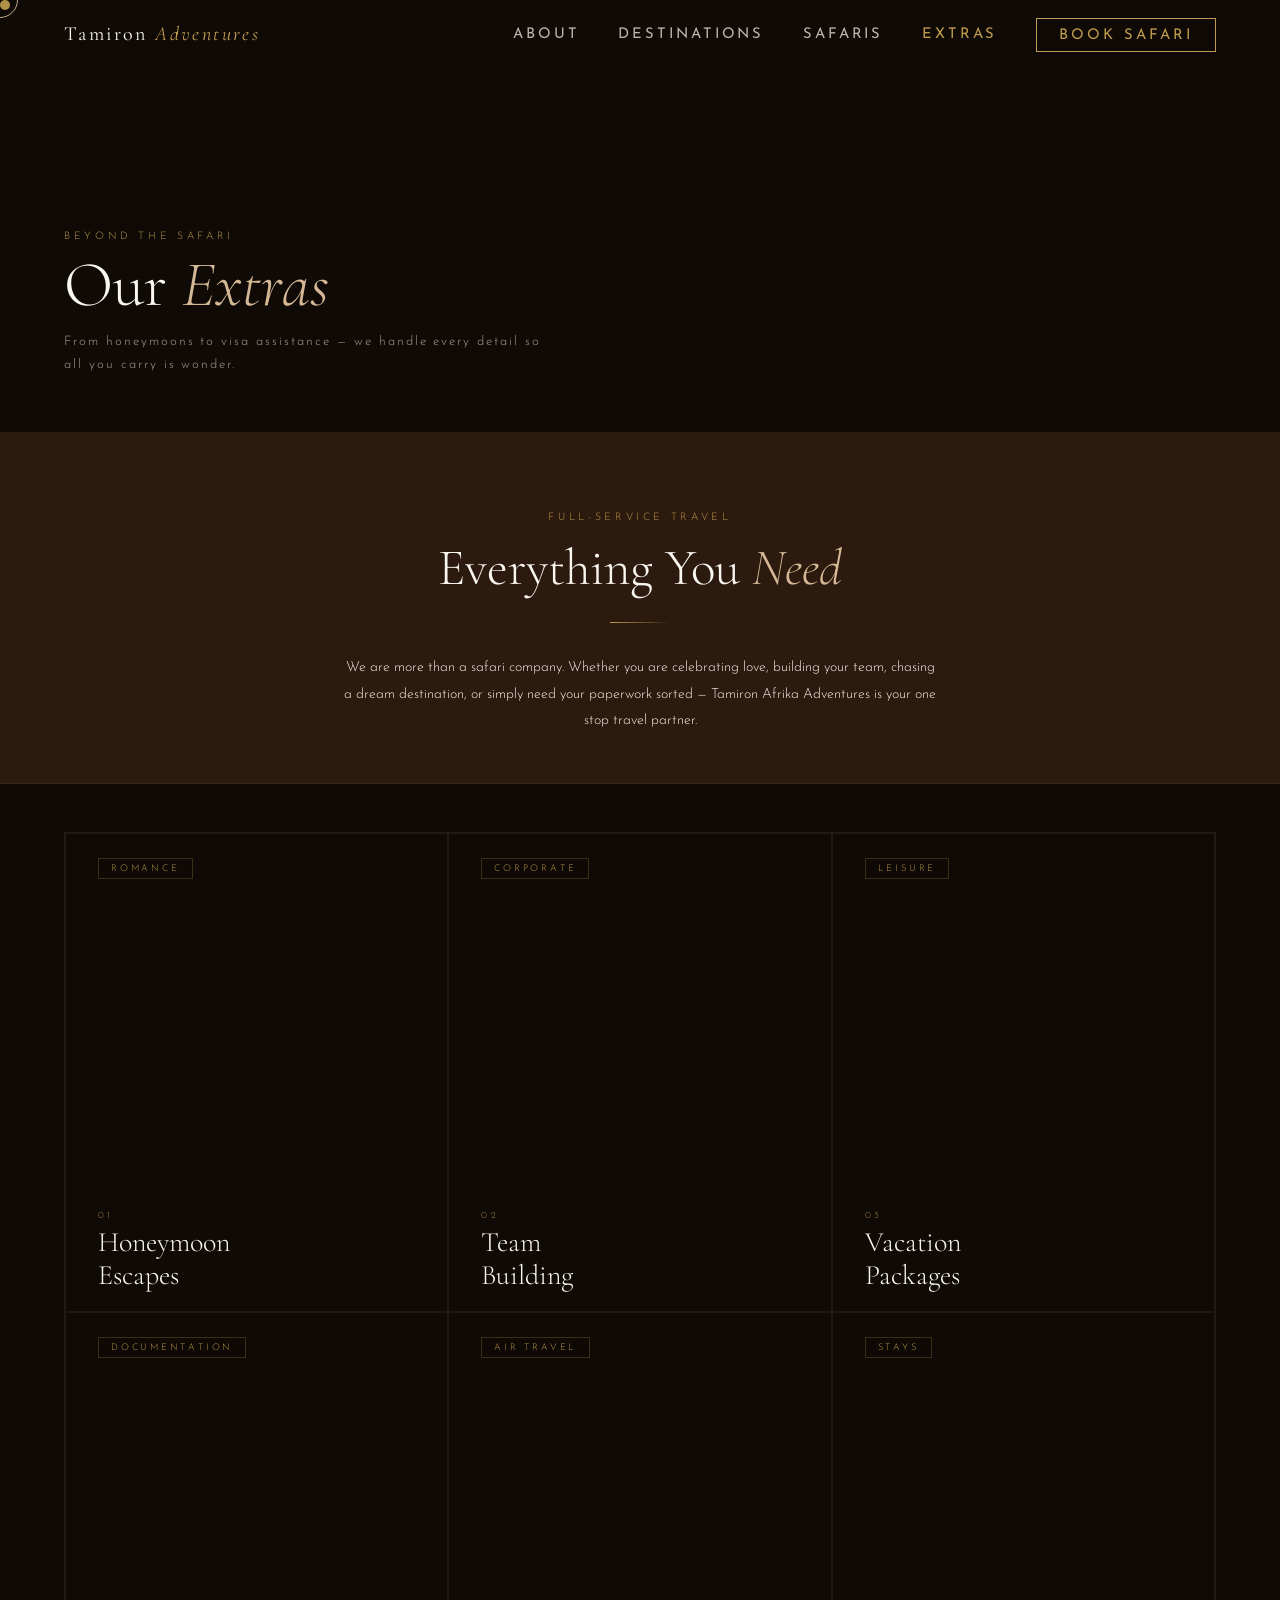
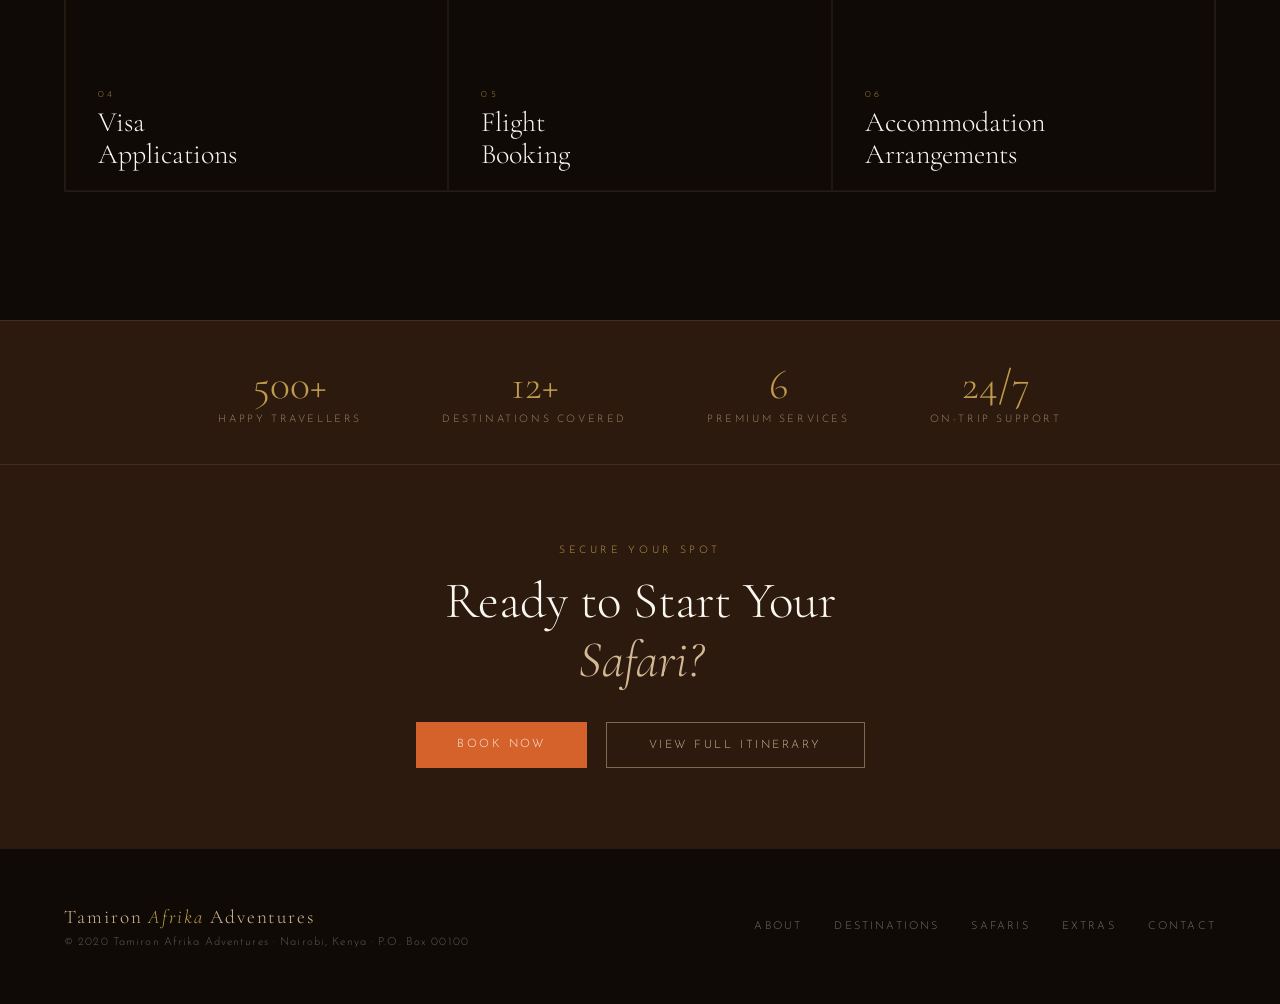
<file: pages/pricing.html>
<!DOCTYPE html>
<html lang="en">
<head>
  <meta charset="UTF-8">
  <meta name="viewport" content="width=device-width, initial-scale=1.0">
  <title>Extras — Tamiron Afrika Adventures</title>
  <style>
/* ============================================================
   TAMIRON AFRIKA ADVENTURES — style.css
   ============================================================ */

@import url('https://fonts.googleapis.com/css2?family=Cormorant+Garamond:ital,wght@0,300;0,400;0,600;1,300;1,400&family=Josefin+Sans:wght@200;300;400;600&display=swap');

:root {
  --sand:     #D4B896;
  --earth:    #8B5E3C;
  --savannah: #C8A96E;
  --dusk:     #2C1A0E;
  --night:    #0F0A05;
  --fog:      #F5EEE6;
  --moss:     #4A5C3A;
  --flame:    #D4622A;
  --ivory:    #FAF6F0;
  --gold:     #BF9B4D;
}

*, *::before, *::after { margin:0; padding:0; box-sizing:border-box; }
html { scroll-behavior:smooth; font-size:16px; }
body {
  background: var(--night);
  color: var(--fog);
  font-family: 'Josefin Sans', sans-serif;
  font-weight: 300;
  overflow-x: hidden;
  cursor: none;
}
img { display:block; max-width:100%; }
a   { color:inherit; text-decoration:none; }

/* ── CURSOR ── */
.cursor {
  position:fixed; width:10px; height:10px;
  background:var(--gold); border-radius:50%;
  pointer-events:none; z-index:9999;
  transition:transform 0.1s ease;
  mix-blend-mode:difference;
}
.cursor-ring {
  position:fixed; width:36px; height:36px;
  border:1px solid var(--sand); border-radius:50%;
  pointer-events:none; z-index:9998;
  transition:all 0.18s ease;
  mix-blend-mode:difference;
}

/* ── NAV ── */
nav {
  position:fixed; top:0; left:0; right:0; z-index:100;
  padding:1.4rem 4rem;
  display:flex; justify-content:space-between; align-items:center;
  transition:background 0.4s ease, padding 0.3s ease;
}
nav.scrolled {
  background:rgba(92,61,30,0.95);
  backdrop-filter:blur(12px);
  padding:1rem 4rem;
  border-bottom:1px solid rgba(212,184,150,0.15);
}
.nav-logo {
  font-family:'Cormorant Garamond', serif;
  font-size:1.25rem; letter-spacing:0.12em;
  color:var(--ivory); font-weight:400;
}
.nav-logo span { color:var(--gold); font-style:italic; }
.nav-links { display:flex; gap:2.4rem; list-style:none; }
.nav-links a {
  color:var(--fog); font-size:0.92rem;
  letter-spacing:0.2em; text-transform:uppercase;
  opacity:0.75; font-weight:400;
  transition:opacity 0.2s, color 0.2s;
}
.nav-links a:hover { opacity:1; color:var(--gold); }
.nav-links a.active { opacity:1; color:var(--gold); }
.nav-cta {
  background:transparent; border:1px solid var(--gold);
  color:var(--gold) !important; padding:0.55rem 1.4rem !important;
  opacity:1 !important;
  transition:background 0.25s, color 0.25s !important;
}
.nav-cta:hover { background:var(--gold) !important; color:var(--night) !important; }

.hamburger { display:none; flex-direction:column; gap:5px; cursor:pointer; }
.hamburger span { width:24px; height:1px; background:var(--fog); transition:all 0.3s; }

.mobile-nav {
  display:none; position:fixed; inset:0; z-index:90;
  background:rgba(15,10,5,0.98);
  flex-direction:column; align-items:center; justify-content:center; gap:2.5rem;
}
.mobile-nav.open { display:flex; }
.mobile-nav a {
  font-family:'Cormorant Garamond', serif;
  font-size:2rem; font-weight:300; color:var(--fog);
  letter-spacing:0.08em; transition:color 0.2s;
}
.mobile-nav a:hover { color:var(--gold); }

/* ── SHARED SECTION BASE ── */
section { padding:7rem 4rem; }
.section-label {
  font-size:0.65rem; letter-spacing:0.35em;
  text-transform:uppercase; color:var(--gold); margin-bottom:1rem;
}
.section-title {
  font-family:'Cormorant Garamond', serif;
  font-size:clamp(2.2rem,4vw,3.4rem); font-weight:300;
  line-height:1.15; color:var(--ivory); margin-bottom:1.5rem;
}
.section-title em { font-style:italic; color:var(--sand); }
.section-body {
  font-size:0.88rem; line-height:1.9;
  color:var(--fog); opacity:0.8; max-width:540px;
}

/* ── BUTTONS ── */
.btn-primary {
  background:var(--flame); color:var(--ivory);
  padding:1rem 2.6rem; font-family:'Josefin Sans', sans-serif;
  font-size:0.72rem; letter-spacing:0.22em; text-transform:uppercase;
  border:none; cursor:pointer; display:inline-block;
  transition:background 0.25s, transform 0.2s;
}
.btn-primary:hover { background:var(--earth); transform:translateY(-2px); }
.btn-ghost {
  background:transparent; color:var(--sand);
  border:1px solid rgba(212,184,150,0.5);
  padding:1rem 2.6rem; font-family:'Josefin Sans', sans-serif;
  font-size:0.72rem; letter-spacing:0.22em; text-transform:uppercase;
  cursor:pointer; display:inline-block;
  transition:border-color 0.25s, color 0.25s, transform 0.2s;
}
.btn-ghost:hover { border-color:var(--sand); color:var(--ivory); transform:translateY(-2px); }

/* ── SCROLL REVEAL ── */
.reveal {
  opacity:0; transform:translateY(30px);
  transition:opacity 0.7s ease, transform 0.7s ease;
}
.reveal.visible { opacity:1; transform:none; }

/* ── PAGE HERO ── */
.page-hero {
  position:relative; height:48vh; min-height:320px;
  display:flex; align-items:flex-end; justify-content:flex-start;
  overflow:hidden; padding:3.5rem 4rem;
}
.page-hero-bg {
  position:absolute; inset:0;
  background-size:cover; background-position:center;
  transform:scale(1.04); transition:transform 8s ease-out;
}
.page-hero-bg::after {
  content:''; position:absolute; inset:0;
  background:linear-gradient(to bottom, rgba(15,10,5,0.3) 0%, rgba(15,10,5,0.82) 100%);
}
.page-hero.loaded .page-hero-bg { transform:scale(1); }
.page-hero-content { position:relative; z-index:2; }
.page-hero-eyebrow {
  font-size:0.65rem; letter-spacing:0.35em;
  text-transform:uppercase; color:var(--gold); margin-bottom:0.6rem;
}
.page-hero-title {
  font-family:'Cormorant Garamond', serif;
  font-size:clamp(2.4rem,5vw,4.8rem); font-weight:300;
  color:var(--ivory); line-height:1.05;
}
.page-hero-title em { color:var(--sand); font-style:italic; }
.page-hero-sub {
  margin-top:0.8rem; font-size:0.82rem; letter-spacing:0.15em;
  color:var(--fog); opacity:0.65; max-width:480px; line-height:1.7;
}

/* ── EXTRAS INTRO ── */
#extras-intro {
  background:var(--dusk);
  padding:5rem 4rem 3rem;
  text-align:center;
  border-bottom:1px solid rgba(212,184,150,0.08);
}
#extras-intro .section-body {
  margin:0 auto;
  text-align:center;
  max-width:600px;
}

/* ── EXTRAS GRID ── */
#extras {
  background:var(--night);
  padding:5rem 4rem 8rem;
}

.extras-grid {
  display:grid;
  grid-template-columns:repeat(3,1fr);
  gap:0;
  max-width:1300px;
  margin:0 auto;
  border:1px solid rgba(212,184,150,0.1);
}

.extra-card {
  position:relative;
  overflow:hidden;
  aspect-ratio:4/5;
  cursor:pointer;
  border:1px solid rgba(212,184,150,0.08);
}

/* Image layer */
.extra-card-img {
  position:absolute; inset:0;
  background-size:cover; background-position:center;
  transform:scale(1.06);
  transition:transform 0.9s cubic-bezier(0.25,0.46,0.45,0.94);
}

/* Gradient overlay — always present */
.extra-card::before {
  content:'';
  position:absolute; inset:0; z-index:1;
  background:linear-gradient(
    to bottom,
    rgba(15,10,5,0.1) 0%,
    rgba(15,10,5,0.55) 50%,
    rgba(15,10,5,0.92) 100%
  );
  transition:opacity 0.5s ease;
}

/* Hover overlay */
.extra-card::after {
  content:'';
  position:absolute; inset:0; z-index:1;
  background:rgba(191,155,77,0.07);
  opacity:0; transition:opacity 0.5s ease;
}

.extra-card:hover .extra-card-img { transform:scale(1); }
.extra-card:hover::after { opacity:1; }

/* Content */
.extra-card-body {
  position:absolute; bottom:0; left:0; right:0;
  z-index:2;
  padding:2.2rem 2rem 2rem;
  transform:translateY(3.5rem);
  transition:transform 0.5s cubic-bezier(0.25,0.46,0.45,0.94);
}

.extra-card:hover .extra-card-body {
  transform:translateY(0);
}

.extra-card-number {
  font-size:0.58rem; letter-spacing:0.35em;
  text-transform:uppercase; color:var(--gold);
  margin-bottom:0.4rem; opacity:0.85;
}

.extra-card-title {
  font-family:'Cormorant Garamond', serif;
  font-size:1.75rem; font-weight:300;
  color:var(--ivory); line-height:1.15;
  margin-bottom:0.9rem;
}

.extra-card-desc {
  font-size:0.76rem; line-height:1.8;
  color:var(--fog); opacity:0;
  max-height:0; overflow:hidden;
  transition:opacity 0.45s ease 0.1s, max-height 0.5s ease;
}

.extra-card:hover .extra-card-desc {
  opacity:0.78;
  max-height:120px;
}

.extra-card-cta {
  display:inline-flex; align-items:center; gap:0.5rem;
  margin-top:1.1rem;
  font-size:0.65rem; letter-spacing:0.25em;
  text-transform:uppercase; color:var(--gold);
  opacity:0; transition:opacity 0.4s ease 0.15s;
}

.extra-card:hover .extra-card-cta { opacity:1; }

.extra-card-cta::after {
  content:'→';
  transition:transform 0.25s ease;
}
.extra-card:hover .extra-card-cta::after {
  transform:translateX(4px);
}

/* Top label (always visible) */
.extra-card-label {
  position:absolute; top:1.5rem; left:2rem; z-index:3;
  font-size:0.58rem; letter-spacing:0.3em;
  text-transform:uppercase; color:var(--gold);
  background:rgba(15,10,5,0.55);
  padding:0.3rem 0.75rem;
  backdrop-filter:blur(4px);
  border:1px solid rgba(191,155,77,0.25);
}

/* ── ACCENT DIVIDER ── */
.gold-divider {
  width:60px; height:1px;
  background:linear-gradient(to right, var(--gold), transparent);
  margin:1.5rem auto 0;
}

/* ── STATS STRIP ── */
.stats-strip {
  background:var(--dusk);
  border-top:1px solid rgba(212,184,150,0.12);
  border-bottom:1px solid rgba(212,184,150,0.12);
  padding:2.4rem 4rem;
  display:flex; justify-content:center; gap:5rem; flex-wrap:wrap;
}
.stat { text-align:center; }
.stat-num {
  font-family:'Cormorant Garamond', serif;
  font-size:2.6rem; font-weight:300; color:var(--gold); display:block;
}
.stat-label {
  font-size:0.65rem; letter-spacing:0.25em;
  text-transform:uppercase; color:var(--sand); opacity:0.7;
}

/* ── FOOTER ── */
footer {
  background:var(--night);
  border-top:1px solid rgba(212,184,150,0.1);
  padding:3.5rem 4rem;
  display:grid; grid-template-columns:1fr auto;
  align-items:center; gap:2rem;
}
.footer-logo {
  font-family:'Cormorant Garamond', serif;
  font-size:1.2rem; color:var(--sand); letter-spacing:0.1em; margin-bottom:0.5rem;
}
.footer-logo em { color:var(--gold); font-style:italic; }
.footer-copy { font-size:0.7rem; color:var(--fog); opacity:0.35; letter-spacing:0.1em; }
.footer-links { display:flex; gap:2rem; }
.footer-links a {
  font-size:0.68rem; letter-spacing:0.2em; text-transform:uppercase;
  color:var(--fog); opacity:0.45; transition:opacity 0.2s;
}
.footer-links a:hover { opacity:0.9; }

/* ── KEYFRAMES ── */
@keyframes fadeUp { to { opacity:1; transform:translateY(0); } }

/* ── RESPONSIVE ── */
@media (max-width:1050px) {
  .extras-grid { grid-template-columns:repeat(2,1fr); }
}
@media (max-width:768px) {
  nav, nav.scrolled { padding:1.2rem 2rem; }
  .nav-links { display:none; }
  .hamburger { display:flex; }
  section, #extras, #extras-intro { padding:4rem 1.5rem; }
  .extras-grid { grid-template-columns:1fr; }
  .extra-card { aspect-ratio:3/2; }
  .extra-card-body { transform:translateY(0); }
  .extra-card-desc { opacity:0.72; max-height:200px; }
  .extra-card-cta  { opacity:1; }
  footer { grid-template-columns:1fr; gap:1.5rem; }
  .footer-links { flex-wrap:wrap; gap:1.2rem; }
  .page-hero { padding:2.5rem 2rem; }
  .stats-strip { padding:2rem; gap:2.5rem; }
}
  </style>
</head>
<body>

  <div class="cursor" id="cursor"></div>
  <div class="cursor-ring" id="cursorRing"></div>

  <!-- ── NAV ── -->
  <nav id="navbar">
    <a href="../index.html" class="nav-logo">Tamiron <span>Adventures</span></a>
    <ul class="nav-links">
      <li><a href="about.html">About</a></li>
      <li><a href="destinations.html">Destinations</a></li>
      <li><a href="safaris.html">Safaris</a></li>
      <li><a href="extras.html" class="active">Extras</a></li>
      <li><a href="book.html" class="nav-cta">Book Safari</a></li>
    </ul>
    <div class="hamburger" id="hamburger"><span></span><span></span><span></span></div>
  </nav>

  <div class="mobile-nav" id="mobileNav">
    <a href="about.html"        onclick="closeMobileNav()">About</a>
    <a href="destinations.html" onclick="closeMobileNav()">Destinations</a>
    <a href="safaris.html"      onclick="closeMobileNav()">Safaris</a>
    <a href="extras.html"       onclick="closeMobileNav()">Extras</a>
    <a href="book.html"         onclick="closeMobileNav()">Book Safari</a>
  </div>

  <!-- ── PAGE HERO ── -->
  <div class="page-hero">
    <div class="page-hero-bg" style="background-image:url('https://images.unsplash.com/photo-1516426122078-c23e76319801?w=1600&q=80');"></div>
    <div class="page-hero-content">
      <p class="page-hero-eyebrow">Beyond the Safari</p>
      <h1 class="page-hero-title">Our <em>Extras</em></h1>
      <p class="page-hero-sub">From honeymoons to visa assistance — we handle every detail so all you carry is wonder.</p>
    </div>
  </div>

  <!-- ── INTRO ── -->
  <section id="extras-intro">
    <div class="reveal">
      <p class="section-label">Full-Service Travel</p>
      <h2 class="section-title" style="margin-bottom:1rem">Everything You <em>Need</em></h2>
      <div class="gold-divider"></div>
    </div>
    <p class="section-body reveal" style="margin-top:2rem; text-align:center">
      We are more than a safari company. Whether you are celebrating love, building your team, chasing a dream destination, or simply need your paperwork sorted — Tamiron Afrika Adventures is your one stop travel partner.
    </p>
  </section>

  <!-- ── EXTRAS GRID ── -->
  <section id="extras" style="padding-top:3rem;">
    <div class="extras-grid">

      <!-- 1. Honeymoon -->
      <div class="extra-card reveal">
        <div class="extra-card-img" style="background-image:url('https://images.unsplash.com/photo-1470770903676-69b98201ea1c?w=900&q=80');"></div>
        <span class="extra-card-label">Romance</span>
        <div class="extra-card-body">
          <p class="extra-card-number">01</p>
          <h3 class="extra-card-title">Honeymoon<br>Escapes</h3>
          <p class="extra-card-desc">Celebrate your love story against the world's most breathtaking backdrops. Private tented suites, candlelit bush dinners, rose-petal surprises, and exclusive sunrise drives — all curated entirely for two. Let Africa write the most romantic chapter of your lives.</p>
          <a href="book.html" class="extra-card-cta">Enquire Now</a>
        </div>
      </div>

      <!-- 2. Team Building -->
      <div class="extra-card reveal" style="transition-delay:0.1s">
        <div class="extra-card-img" style="background-image:url('https://images.unsplash.com/photo-1582213782179-e0d53f98f2ca?w=900&q=80');"></div>
        <span class="extra-card-label">Corporate</span>
        <div class="extra-card-body">
          <p class="extra-card-number">02</p>
          <h3 class="extra-card-title">Team<br>Building</h3>
          <p class="extra-card-desc">Take your team out of the boardroom and into the wild. Nature has a remarkable way of unlocking collaboration, trust, and energy. We design bespoke corporate retreats — from game-reserve experiences to guided wilderness challenges — that your team will talk about for years.</p>
          <a href="book.html" class="extra-card-cta">Enquire Now</a>
        </div>
      </div>

      <!-- 3. Vacations -->
      <div class="extra-card reveal" style="transition-delay:0.2s">
        <div class="extra-card-img" style="background-image:url('https://images.unsplash.com/photo-1507525428034-b723cf961d3e?w=900&q=80');"></div>
        <span class="extra-card-label">Leisure</span>
        <div class="extra-card-body">
          <p class="extra-card-number">03</p>
          <h3 class="extra-card-title">Vacation<br>Packages</h3>
          <p class="extra-card-desc">Sun-kissed beaches, island escapes, mountain retreats — wherever your soul is calling you, we'll get you there seamlessly. Our tailor-made vacation packages blend comfort, culture, and adventure for the perfect getaway, whether solo, with family, or with friends.</p>
          <a href="book.html" class="extra-card-cta">Enquire Now</a>
        </div>
      </div>

      <!-- 4. Visa Applications -->
      <div class="extra-card reveal" style="transition-delay:0.05s">
        <div class="extra-card-img" style="background-image:url('https://images.unsplash.com/photo-1569982175971-d92b01cf8694?w=900&q=80');"></div>
        <span class="extra-card-label">Documentation</span>
        <div class="extra-card-body">
          <p class="extra-card-number">04</p>
          <h3 class="extra-card-title">Visa<br>Applications</h3>
          <p class="extra-card-desc">Paperwork should never stand between you and your adventure. Our experienced consultants guide you through every visa category — tourist, transit, business, and more — with precision and efficiency. We've helped hundreds of travellers secure clearance without the stress.</p>
          <a href="book.html" class="extra-card-cta">Enquire Now</a>
        </div>
      </div>

      <!-- 5. Flight Booking -->
      <div class="extra-card reveal" style="transition-delay:0.15s">
        <div class="extra-card-img" style="background-image:url('https://images.unsplash.com/photo-1436491865332-7a61a109cc05?w=900&q=80');"></div>
        <span class="extra-card-label">Air Travel</span>
        <div class="extra-card-body">
          <p class="extra-card-number">05</p>
          <h3 class="extra-card-title">Flight<br>Booking</h3>
          <p class="extra-card-desc">International connections, domestic hops, or bush-plane transfers — we source the best fares across all major airlines and handle the ticketing from start to finish. Enjoy peace of mind knowing your air itinerary is perfectly aligned with your on-ground schedule.</p>
          <a href="book.html" class="extra-card-cta">Enquire Now</a>
        </div>
      </div>

      <!-- 6. Accommodation -->
      <div class="extra-card reveal" style="transition-delay:0.25s">
        <div class="extra-card-img" style="background-image:url('https://images.unsplash.com/photo-1564501049412-61c2a3083791?w=900&q=80');"></div>
        <span class="extra-card-label">Stays</span>
        <div class="extra-card-body">
          <p class="extra-card-number">06</p>
          <h3 class="extra-card-title">Accommodation<br>Arrangements</h3>
          <p class="extra-card-desc">From luxury tented camps under the African stars to city-centre hotels in Nairobi's finest addresses — we match every budget and taste with the perfect property. Our vetted network spans lodges, boutique guesthouses, beach resorts, and private villas across East Africa and beyond.</p>
          <a href="book.html" class="extra-card-cta">Enquire Now</a>
        </div>
      </div>

    </div>
  </section>

  <!-- ── STATS STRIP ── -->
  <div class="stats-strip">
    <div class="stat reveal">
      <span class="stat-num">500+</span>
      <span class="stat-label">Happy Travellers</span>
    </div>
    <div class="stat reveal" style="transition-delay:0.12s">
      <span class="stat-num">12+</span>
      <span class="stat-label">Destinations Covered</span>
    </div>
    <div class="stat reveal" style="transition-delay:0.24s">
      <span class="stat-num">6</span>
      <span class="stat-label">Premium Services</span>
    </div>
    <div class="stat reveal" style="transition-delay:0.36s">
      <span class="stat-num">24/7</span>
      <span class="stat-label">On-Trip Support</span>
    </div>
  </div>

  <!-- ── CTA ── -->
  <div style="background:var(--dusk); padding:5rem 4rem; text-align:center">
    <p class="section-label reveal" style="text-align:center">Secure Your Spot</p>
    <h2 class="section-title reveal" style="text-align:center; max-width:500px; margin:0 auto 2rem">Ready to Start Your <em>Safari?</em></h2>
    <div class="reveal" style="display:flex; gap:1.2rem; justify-content:center; flex-wrap:wrap">
      <a href="book.html" class="btn-primary">Book Now</a>
      <a href="safaris.html" class="btn-ghost">View Full Itinerary</a>
    </div>
  </div>

  <!-- ── FOOTER ── -->
  <footer>
    <div>
      <div class="footer-logo">Tamiron <em>Afrika</em> Adventures</div>
      <div class="footer-copy">© 2020 Tamiron Afrika Adventures · Nairobi, Kenya · P.O. Box 00100</div>
    </div>
    <div class="footer-links">
      <a href="about.html">About</a>
      <a href="destinations.html">Destinations</a>
      <a href="safaris.html">Safaris</a>
      <a href="extras.html">Extras</a>
      <a href="book.html">Contact</a>
    </div>
  </footer>

  <script>
/* ── CUSTOM CURSOR ── */
(function() {
  const cursor = document.getElementById('cursor');
  const ring   = document.getElementById('cursorRing');
  if (!cursor || !ring) return;
  let mx=0,my=0,rx=0,ry=0;
  document.addEventListener('mousemove', e => {
    mx=e.clientX; my=e.clientY;
    cursor.style.left = mx-5+'px';
    cursor.style.top  = my-5+'px';
  });
  (function animateRing(){
    rx += (mx-rx-18)*0.18;
    ry += (my-ry-18)*0.18;
    ring.style.left = rx+'px';
    ring.style.top  = ry+'px';
    requestAnimationFrame(animateRing);
  })();
  document.querySelectorAll('a,button,input,select,textarea').forEach(el=>{
    el.addEventListener('mouseenter',()=>{ cursor.style.transform='scale(2)'; ring.style.transform='scale(1.5)'; });
    el.addEventListener('mouseleave',()=>{ cursor.style.transform='scale(1)'; ring.style.transform='scale(1)'; });
  });
})();

/* ── NAV SCROLL ── */
(function(){
  const navbar=document.getElementById('navbar');
  if(!navbar)return;
  window.addEventListener('scroll',()=>navbar.classList.toggle('scrolled',window.scrollY>60));
})();

/* ── PAGE HERO KEN BURNS ── */
(function(){
  const ph=document.querySelector('.page-hero');
  if(!ph)return;
  window.addEventListener('load',()=>ph.classList.add('loaded'));
})();

/* ── HAMBURGER ── */
(function(){
  const hamburger=document.getElementById('hamburger');
  const mobileNav=document.getElementById('mobileNav');
  if(!hamburger||!mobileNav)return;
  hamburger.addEventListener('click',()=>mobileNav.classList.toggle('open'));
  window.closeMobileNav=()=>mobileNav.classList.remove('open');
})();

/* ── SCROLL REVEAL ── */
(function(){
  const observer=new IntersectionObserver(entries=>{
    entries.forEach(e=>{
      if(e.isIntersecting){e.target.classList.add('visible');observer.unobserve(e.target);}
    });
  },{threshold:0.08,rootMargin:'0px 0px -30px 0px'});
  document.querySelectorAll('.reveal').forEach(el=>observer.observe(el));
})();
  </script>
</body>
</html>
</file>
